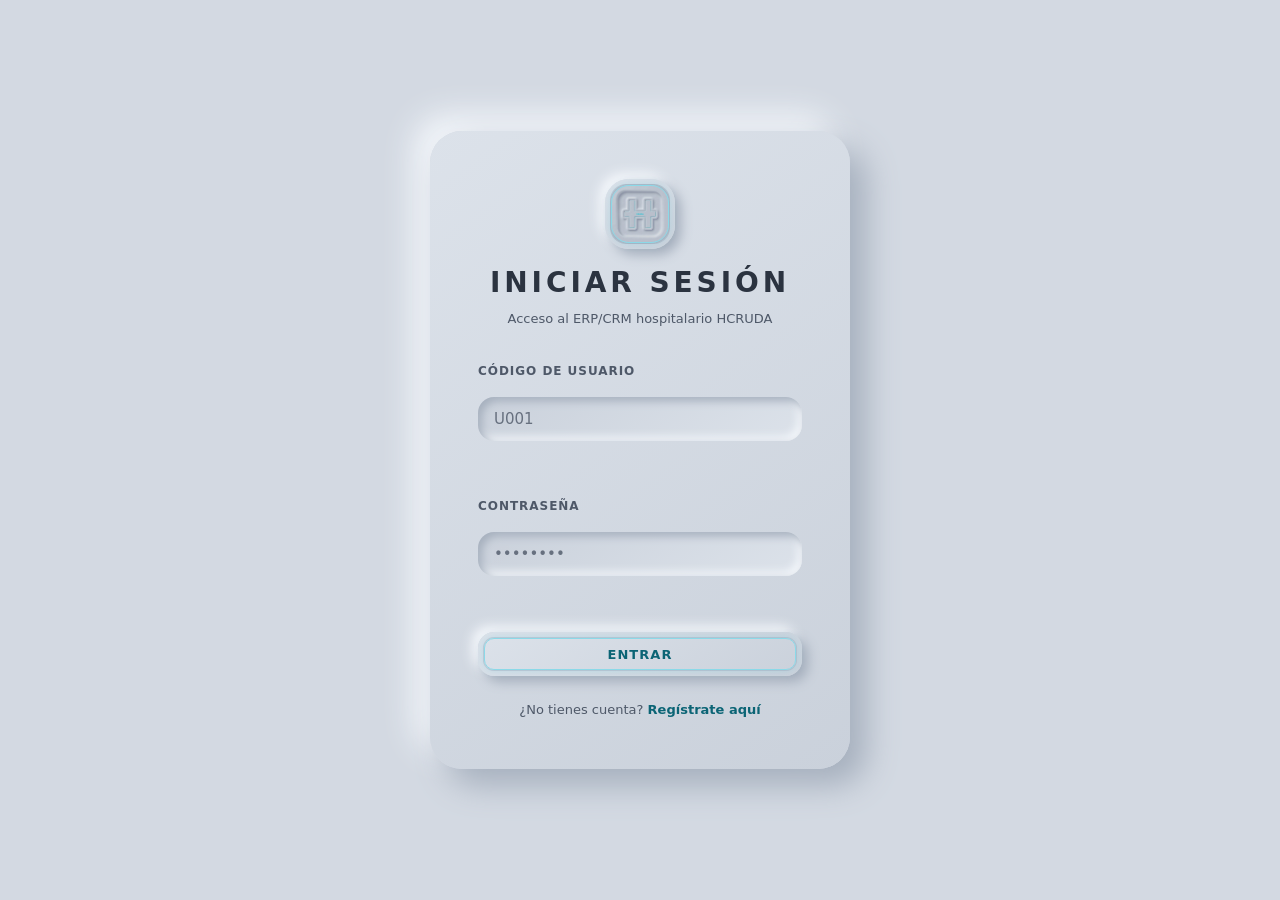
<file: index.html>
<!DOCTYPE html>
<html lang="es">
<head>
  <meta charset="UTF-8" />
  <meta name="viewport" content="width=device-width, initial-scale=1.0" />
  <title>HCRUDA - Iniciar sesión</title>
  <link rel="icon" type="image/jpeg" href="public/favicon.jpg" />
  <link rel="stylesheet" href="css/design-system.css" />
  <link rel="stylesheet" href="css/base.css" />
  <link rel="stylesheet" href="css/components.css" />
  <link rel="stylesheet" href="css/pages/login.css" />
  <script src="js/utils.js"></script>
  <script src="js/pages/login.js"></script>
</head>
<body>
  <div class="login-container">
    <div class="login-card">
      <header class="login-header">
        <div class="login-logo nm-sign" style="--r: var(--r-lg);">
          <img src="public/favicon.jpg" alt="Logo HCRUDA" />
        </div>
        <h1 class="login-title">Iniciar sesión</h1>
        <p class="login-subtitle">Acceso al ERP/CRM hospitalario HCRUDA</p>
      </header>

      <form class="login-form" id="form-login" novalidate>
        <div class="field">
          <label for="usuario">Código de Usuario</label>
          <input
            type="email"
            id="usuario"
            name="usuario"
            placeholder="U001"
            required
            autocomplete="username"
            class="input"
          />
          <p class="field__error" id="error-usuario" aria-live="polite"></p>
        </div>

        <div class="field">
          <label for="password">Contraseña</label>
          <input
            type="password"
            id="password"
            name="password"
            placeholder="••••••••"
            required
            autocomplete="current-password"
            minlength="6"
            class="input"
          />
          <p class="field__error" id="error-password" aria-live="polite"></p>
        </div>

        <button type="button" class="btn btn--primary" id="btn-login">
          Entrar
        </button>
      </form>

      <footer class="login-footer">
        ¿No tienes cuenta? <a href="pages/registro.html">Regístrate aquí</a>
      </footer>
    </div>
  </div>
</body>
</html>
</file>
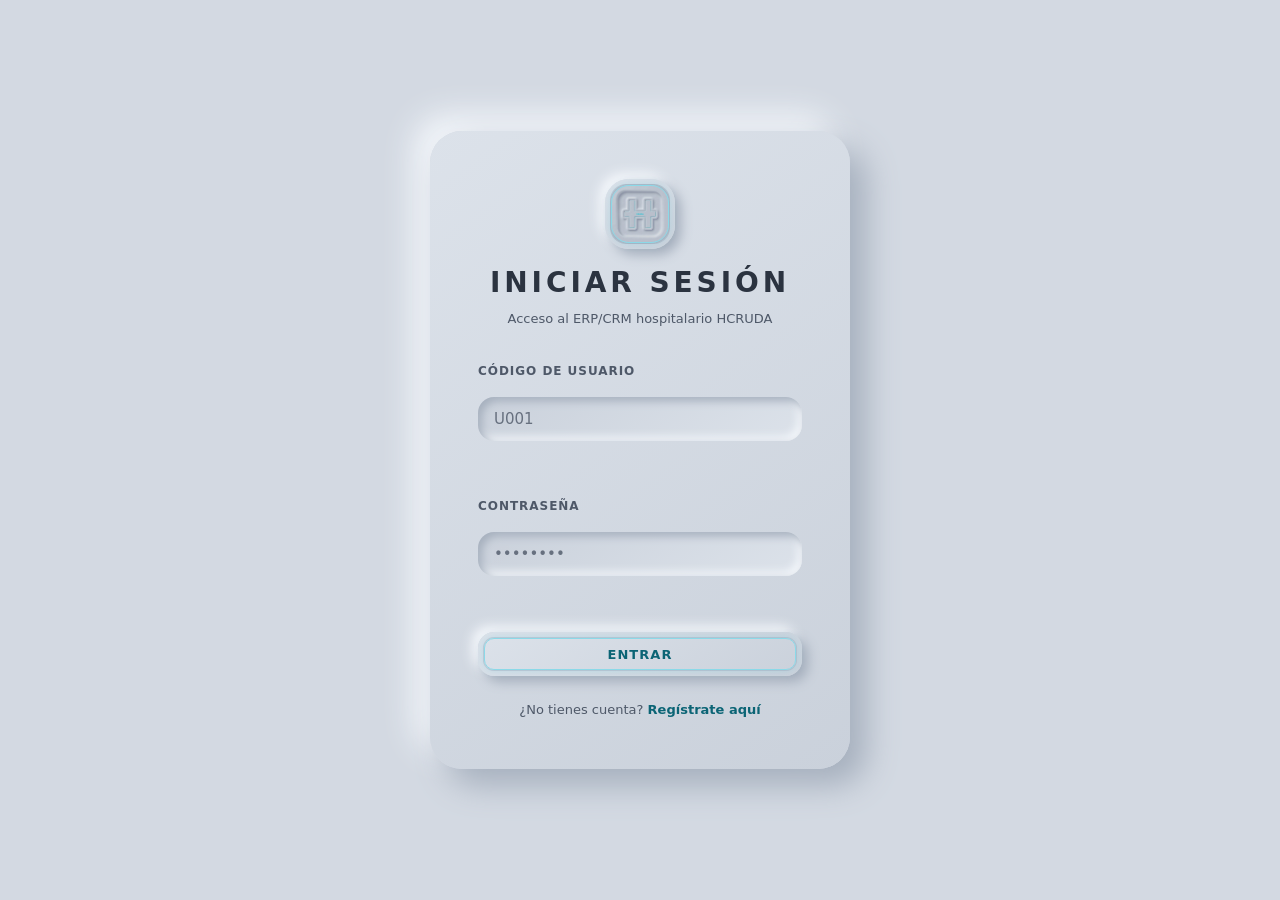
<file: pages/citas.html>
<!DOCTYPE html>
<html lang="es">
<head>
  <meta charset="UTF-8" />
  <meta name="viewport" content="width=device-width, initial-scale=1.0" />
  <title>HCRUDA — Gestión de Citas</title>
  <link rel="icon" type="image/jpeg" href="../public/favicon.jpg" />
  <link rel="stylesheet" href="../css/design-system.css" />
  <link rel="stylesheet" href="../css/base.css" />
  <link rel="stylesheet" href="../css/components.css" />
  <link rel="stylesheet" href="../css/pages/citas.css" />
  <script src="../js/utils.js"></script>
  <script src="../js/pages/citas.js"></script>
</head>
<body>
  <div class="citas-container">
    <!-- Overlay del menú lateral -->
    <div class="sidebar-overlay" id="sidebar-overlay"></div>

    <!-- Panel vertical de navegación -->
    <nav class="sidebar-panel" id="sidebar-panel">
      <button class="sidebar-close" id="sidebar-close" aria-label="Cerrar menú">✕</button>
      <ul class="sidebar-menu">
        <li><a href="dashboard.html" class="sidebar-link sidebar-link--active">Panel Principal</a></li>
        <li><a href="pacientes.html" class="sidebar-link">Pacientes</a></li>
        <li><a href="doctores.html" class="sidebar-link">Doctores</a></li>
        <li><a href="tratamientos.html" class="sidebar-link">Tratamientos</a></li>
      </ul>
    </nav>

    <header class="citas-header">
      <div class="citas-brand">
        <button class="btn-hamburger" id="btn-hamburger" aria-label="Abrir menú de navegación">
          <span class="hamburger-line"></span>
          <span class="hamburger-line"></span>
          <span class="hamburger-line"></span>
        </button>
        <div class="citas-logo nm-sign" style="--r: var(--r-md);">
          <img src="../public/favicon.jpg" alt="Logo HCRUDA" />
        </div>
        <h1 class="citas-title">Gestión de Citas</h1>
      </div>

      <div class="citas-user">
        <div class="citas-user__avatar" id="user__avatar">U</div>
        <div class="citas-user__info">
          <span class="citas-user__name" id="usuario-nombre">Usuario</span>
          <span class="citas-user__rol" id="usuario-rol">Rol</span>
        </div>
      </div>

      <button type="button" class="btn btn-logout" id="btn-logout">
        Cerrar sesión
      </button>
    </header>

    <main class="citas-main">
      <!-- Columna izquierda (más grande): listado de citas -->
      <section class="citas-listado-seccion" aria-label="Listado de citas">

        <div class="citas-buscar">
          <h2 class="citas-listado-title">Citas programadas</h2>
          <label for="buscar-cita">Buscar por ID, paciente o motivo…</label>
          <input
            type="search"
            id="buscar-cita"
            placeholder="Buscar por ID, paciente o motivo…"
            aria-label="Buscar cita por ID, paciente o motivo"
            class="input"
          />
        </div>

        <div class="citas-filtros" aria-label="Filtrar citas por estado">
          <button type="button" class="filtro-btn filtro-btn--activo" id="filtro-todas" aria-pressed="true">
            Todas
          </button>
          <button type="button" class="filtro-btn" id="filtro-pendiente" aria-pressed="false">
            Pendientes
          </button>
          <button type="button" class="filtro-btn" id="filtro-confirmada" aria-pressed="false">
            Confirmadas
          </button>
          <button type="button" class="filtro-btn" id="filtro-completada" aria-pressed="false">
            Completadas
          </button>
          <button type="button" class="filtro-btn" id="filtro-cancelada" aria-pressed="false">
            Canceladas
          </button>
        </div>

        <div class="citas-lista" id="citas-lista">
          <article class="cita-item" data-id="C001" data-estado="pendiente">
            <div class="cita-item__header">
              <span class="cita-item__id">C001</span>
              <span class="badge estado--pendiente">Pendiente</span>
              <button type="button" class="btn btn--danger btn-eliminar-cita" aria-label="Eliminar cita C001">
                Eliminar
              </button>
            </div>
            <div class="cita-item__datos">
              <p><span class="cita-item__etiqueta">Paciente:</span> Luis Martín Hernández</p>
              <p><span class="cita-item__etiqueta">Médico:</span> Ana García López</p>
              <p><span class="cita-item__etiqueta">Fecha:</span> 05/11/2026</p>
              <p><span class="cita-item__etiqueta">Hora:</span> 09:30</p>
            </div>
          </article>

          <article class="cita-item" data-id="C002" data-estado="confirmada">
            <div class="cita-item__header">
              <span class="cita-item__id">C002</span>
              <span class="badge estado--confirmada">Confirmada</span>
              <button type="button" class="btn btn--danger btn-eliminar-cita" aria-label="Eliminar cita C002">
                Eliminar
              </button>
            </div>
            <div class="cita-item__datos">
              <p><span class="cita-item__etiqueta">Paciente:</span> María Sánchez Pérez</p>
              <p><span class="cita-item__etiqueta">Médico:</span> Carlos Ruiz Sánchez</p>
              <p><span class="cita-item__etiqueta">Fecha:</span> 06/11/2026</p>
              <p><span class="cita-item__etiqueta">Hora:</span> 11:00</p>
            </div>
          </article>

          <article class="cita-item" data-id="C003" data-estado="completada">
            <div class="cita-item__header">
              <span class="cita-item__id">C003</span>
              <span class="badge estado--completada">Completada</span>
              <button type="button" class="btn btn--danger btn-eliminar-cita" aria-label="Eliminar cita C003">
                Eliminar
              </button>
            </div>
            <div class="cita-item__datos">
              <p><span class="cita-item__etiqueta">Paciente:</span> Pedro Gómez Ruiz</p>
              <p><span class="cita-item__etiqueta">Médico:</span> Javier López Gómez</p>
              <p><span class="cita-item__etiqueta">Fecha:</span> 07/11/2026</p>
              <p><span class="cita-item__etiqueta">Hora:</span> 10:15</p>
            </div>
          </article>

          <article class="cita-item" data-id="C004" data-estado="pendiente">
            <div class="cita-item__header">
              <span class="cita-item__id">C004</span>
              <span class="badge estado--pendiente">Pendiente</span>
              <button type="button" class="btn btn--danger btn-eliminar-cita" aria-label="Eliminar cita C004">
                Eliminar
              </button>
            </div>
            <div class="cita-item__datos">
              <p><span class="cita-item__etiqueta">Paciente:</span> Lucía Fernández Torres</p>
              <p><span class="cita-item__etiqueta">Médico:</span> Ana García López</p>
              <p><span class="cita-item__etiqueta">Fecha:</span> 08/11/2026</p>
              <p><span class="cita-item__etiqueta">Hora:</span> 16:00</p>
            </div>
          </article>

          <article class="cita-item" data-id="C005" data-estado="confirmada">
            <div class="cita-item__header">
              <span class="cita-item__id">C005</span>
              <span class="badge estado--confirmada">Confirmada</span>
              <button type="button" class="btn btn--danger btn-eliminar-cita" aria-label="Eliminar cita C005">
                Eliminar
              </button>
            </div>
            <div class="cita-item__datos">
              <p><span class="cita-item__etiqueta">Paciente:</span> Diego Romero Molina</p>
              <p><span class="cita-item__etiqueta">Médico:</span> Elena Martínez Díaz</p>
              <p><span class="cita-item__etiqueta">Fecha:</span> 09/11/2026</p>
              <p><span class="cita-item__etiqueta">Hora:</span> 12:30</p>
            </div>
          </article>

          <article class="cita-item" data-id="C006" data-estado="cancelada">
            <div class="cita-item__header">
              <span class="cita-item__id">C006</span>
              <span class="badge estado--cancelada">Cancelada</span>
              <button type="button" class="btn btn--danger btn-eliminar-cita" aria-label="Eliminar cita C006">
                Eliminar
              </button>
            </div>
            <div class="cita-item__datos">
              <p><span class="cita-item__etiqueta">Paciente:</span> Carla Torres Vega</p>
              <p><span class="cita-item__etiqueta">Médico:</span> Sofía Díaz Ruiz</p>
              <p><span class="cita-item__etiqueta">Fecha:</span> 10/11/2026</p>
              <p><span class="cita-item__etiqueta">Hora:</span> 08:45</p>
            </div>
          </article>
        </div>
      </section>

      <!-- Columna derecha (más estrecha): formulario para añadir cita -->
      <section class="citas-form-seccion" aria-label="Formulario para añadir cita">
        <form id="form-nueva-cita" class="citas-form" novalidate>
          <h2 class="citas-form-title">Nueva cita</h2>
          <div class="field">
            <label for="cita-paciente-id">ID Paciente</label>
            <input
              type="text"
              id="cita-paciente-id"
              name="cita-paciente-id"
              placeholder="P001"
              required
              class="input"
            />
          </div>

          <div class="field">
            <label for="cita-medico-id">ID Médico</label>
            <input
              type="text"
              id="cita-medico-id"
              name="cita-medico-id"
              placeholder="M001"
              required
              class="input"
            />
          </div>

          <div class="field">
            <label for="cita-fecha-hora">Fecha y hora</label>
            <input
              type="datetime-local"
              id="cita-fecha-hora"
              name="cita-fecha-hora"
              required
              class="input"
            />
          </div>

          <div class="field">
            <label for="cita-motivo">Motivo</label>
            <textarea
              id="cita-motivo"
              name="cita-motivo"
              placeholder="Motivo de la cita…"
              required
              class="textarea"
            ></textarea>
          </div>

          <div class="field">
            <label for="cita-estado">Estado</label>
            <select
              id="cita-estado"
              name="cita-estado"
              required
              class="select"
            >
              <option value="pendiente">Pendiente</option>
              <option value="confirmada">Confirmada</option>
              <option value="completada">Completada</option>
              <option value="cancelada">Cancelada</option>
            </select>
          </div>

          <button type="button" id="btn-anadir-cita" class="btn btn--primary">Añadir cita</button>
        </form>
      </section>
    </main>
  </div>
</body>
</html>
</file>
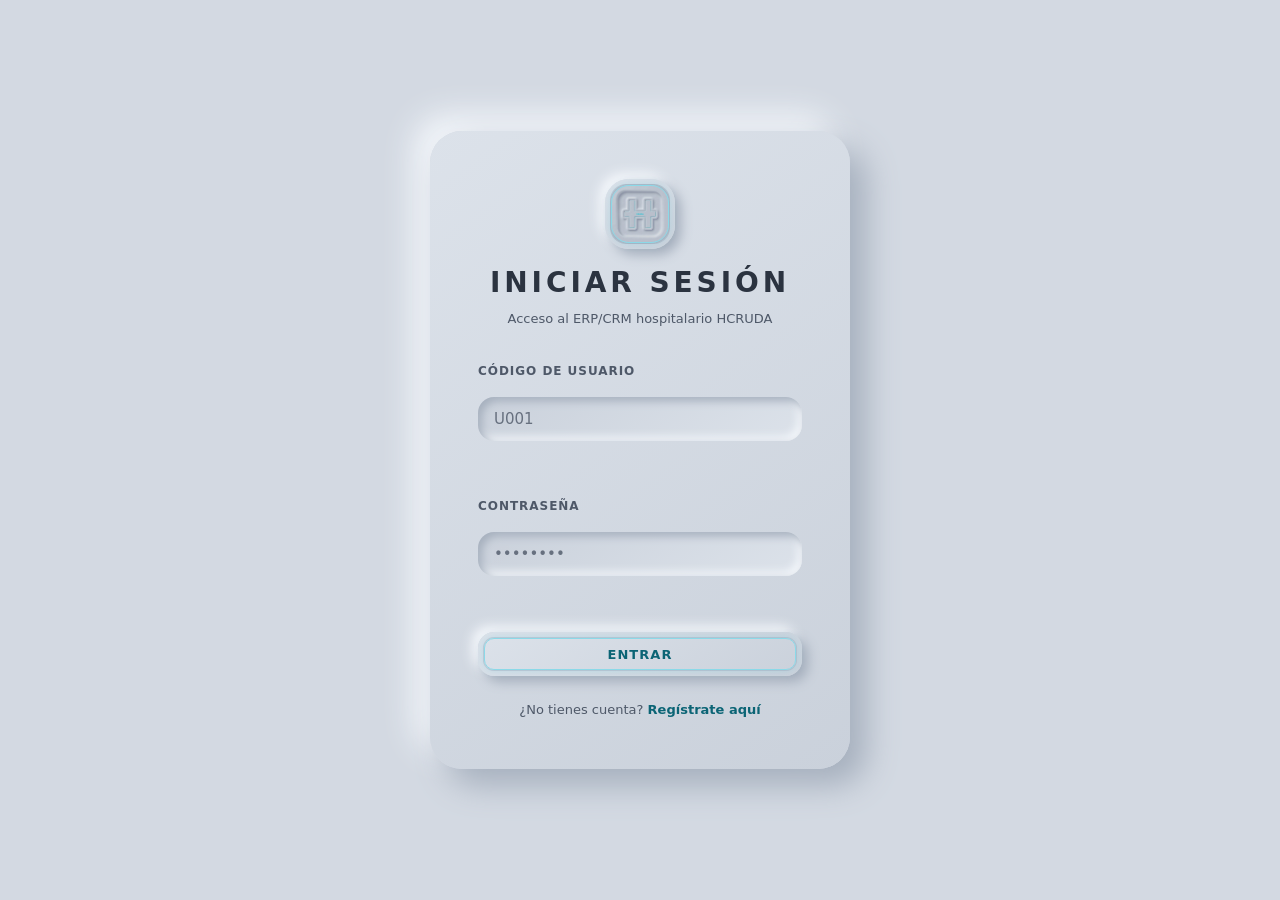
<file: pages/dashboard.html>
<!DOCTYPE html>
<html lang="es">
<head>
  <meta charset="UTF-8" />
  <meta name="viewport" content="width=device-width, initial-scale=1.0" />
  <title>HCRUDA — Panel principal</title>
  <link rel="icon" type="image/jpeg" href="../public/favicon.jpg" />
  <link rel="stylesheet" href="../css/design-system.css" />
  <link rel="stylesheet" href="../css/base.css" />
  <link rel="stylesheet" href="../css/components.css" />
  <link rel="stylesheet" href="../css/pages/dashboard.css" />
  <script src="../js/utils.js"></script>
  <script src="../js/pages/dashboard.js"></script>
</head>
<body>
  <div class="dashboard-container">
    <!-- Overlay del menú lateral -->
    <div class="sidebar-overlay" id="sidebar-overlay"></div>

    <!-- Panel vertical de navegación -->
    <nav class="sidebar-panel" id="sidebar-panel">
      <button class="sidebar-close" id="sidebar-close" aria-label="Cerrar menú">✕</button>
      <ul class="sidebar-menu">
        <li><a href="citas.html" class="sidebar-link">Citas</a></li>
        <li><a href="pacientes.html" class="sidebar-link">Pacientes</a></li>
        <li><a href="doctores.html" class="sidebar-link">Doctores</a></li>
        <li><a href="tratamientos.html" class="sidebar-link">Tratamientos</a></li>
      </ul>
    </nav>

    <header class="dashboard-header">
      <div class="dashboard-brand">
        <button class="btn-hamburger" id="btn-hamburger" aria-label="Abrir menú de navegación">
          <span class="hamburger-line"></span>
          <span class="hamburger-line"></span>
          <span class="hamburger-line"></span>
        </button>
        <div class="dashboard-logo nm-sign" style="--r: var(--r-md);">
          <img src="../public/favicon.jpg" alt="Logo HCRUDA" />
        </div>
        <h1 class="dashboard-title">Panel principal</h1>
      </div>

      <div class="dashboard-user">
        <div class="dashboard-user__avatar" id="user__avatar">U</div>
        <div class="dashboard-user__info">
          <span class="dashboard-user__name" id="usuario-nombre">Usuario</span>
          <span class="dashboard-user__rol" id="usuario-rol">Rol</span>
        </div>
      </div>

      <button type="button" class="btn btn-logout" id="btn-logout">
        Cerrar sesión
      </button>
    </header>

    <!-- Grid 2x2: dos tablas arriba, dos overview abajo -->
    <div class="dashboard-grid">

      <!-- Tabla: Pacientes (arriba izquierda) -->
      <section class="tabla-section pacientes-section">
        <header class="tabla-header">
          <h2 class="tabla-title">Pacientes</h2>
        </header>
        <div class="pacientes-filtros">
          <div class="filtro-buscar">
            <label for="buscar-paciente">Buscar por nombre</label>
            <input
              type="search"
              id="buscar-paciente"
              placeholder="Escribe nombre o apellido…"
              aria-label="Buscar paciente por nombre"
              class="input"
            />
          </div>
        </div>
        <div class="pacientes-tabla-wrap">
          <table id="tabla-pacientes" class="pacientes-tabla">
            <caption>Pacientes registrados</caption>
            <thead>
              <tr>
                <th>Nombre</th>
                <th>Apellidos</th>
                <th>Teléfono</th>
                <th>Tipo</th>
              </tr>
            </thead>
            <tbody>
            </tbody>
          </table>
        </div>
      </section>

      <!-- Tabla: Doctores (arriba derecha) -->
      <section class="tabla-section doctores-section">
        <header class="tabla-header">
          <h2 class="tabla-title">Doctores</h2>
        </header>
        <div class="doctores-filtros">
          <div class="filtro-buscar">
            <label for="buscar-doctor">Buscar por nombre</label>
            <input
              type="search"
              id="buscar-doctor"
              placeholder="Escribe nombre o apellido…"
              aria-label="Buscar doctor por nombre"
              class="input"
            />
          </div>
        </div>
        <div class="doctores-tabla-wrap">
          <table id="tabla-doctores" class="doctores-tabla">
            <caption>Doctores registrados</caption>
            <thead>
              <tr>
                <th>Nombre</th>
                <th>Apellidos</th>
                <th>Departamento</th>
                <th>Especialidad</th>
              </tr>
            </thead>
            <tbody>
            </tbody>
          </table>
        </div>
      </section>

      <!-- Overview: Citas (abajo izquierda) -->
      <section class="overview citas-overview">
        <header class="overview-header">
          <h2 class="overview-title">Citas</h2>
        </header>
        <div class="citas-estados">
          <button type="button" class="estado-btn" id="btn-estado-pendiente">
            <span class="estado-btn__label">Pendientes</span>
          </button>
          <button type="button" class="estado-btn" id="btn-estado-confirmada">
            <span class="estado-btn__label">Confirmadas</span>
          </button>
          <button type="button" class="estado-btn" id="btn-estado-completada">
            <span class="estado-btn__label">Completadas</span>
          </button>
          <button type="button" class="estado-btn" id="btn-estado-cancelada">
            <span class="estado-btn__label">Canceladas</span>
          </button>
          <button type="button" class="estado-btn" id="btn-estado-total">
            <span class="estado-btn__label">Todas</span>
          </button>
        </div>
        <div class="citas-total">
          <span class="citas-total__label">Total citas:</span>
          <span class="citas-total__numero" id="citas-total">6</span>
        </div>
      </section>

      <!-- Overview: Tratamientos (abajo derecha) -->
      <section class="overview tratamientos-overview">
        <header class="overview-header">
          <h2 class="overview-title">Tratamientos</h2>
        </header>
        <div class="tratamientos-estados">
          <button type="button" class="estado-btn" id="btn-estado-tratamiento-activo">
            <span class="estado-btn__label">Activos</span>
          </button>
          <button type="button" class="estado-btn" id="btn-estado-tratamiento-finalizado">
            <span class="estado-btn__label">Finalizados</span>
          </button>
          <button type="button" class="estado-btn" id="btn-estado-tratamiento-suspendido">
            <span class="estado-btn__label">Suspendidos</span>
          </button>
          <button type="button" class="estado-btn" id="btn-estado-tratamiento-total">
            <span class="estado-btn__label">Todos</span>
          </button>
        </div>
        <div class="tratamientos-total">
          <span class="tratamientos-total__label">Total tratamientos:</span>
          <span class="tratamientos-total__numero" id="tratamientos-total">4</span>
        </div>
      </section>

    </div>
  </div>

</body>
</html>
</file>
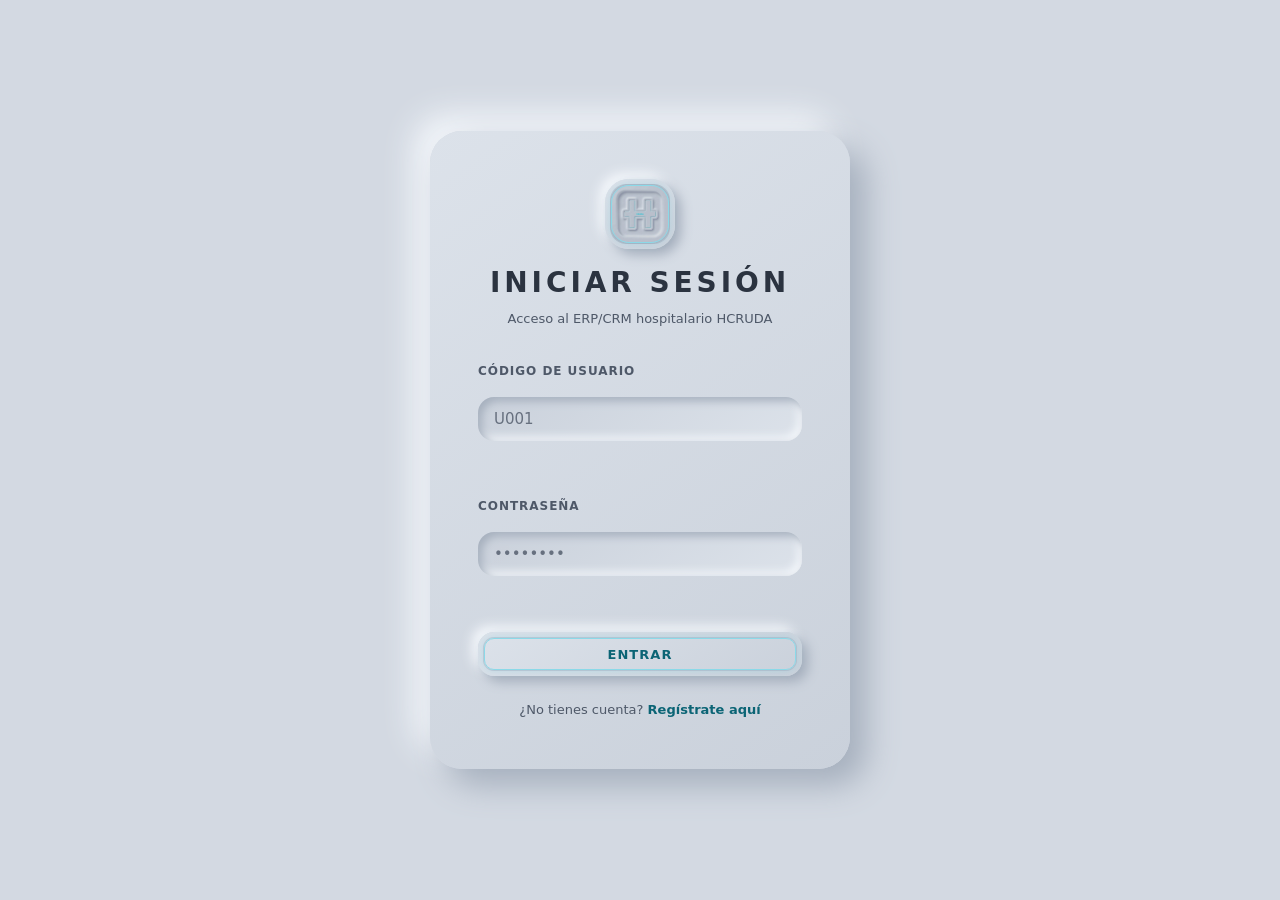
<file: pages/doctores.html>
<!DOCTYPE html>
<html lang="es">
<head>
  <meta charset="UTF-8" />
  <meta name="viewport" content="width=device-width, initial-scale=1.0" />
  <title>HCRUDA — Gestión de Doctores</title>
  <link rel="icon" type="image/jpeg" href="../public/favicon.jpg" />
  <link rel="stylesheet" href="../css/design-system.css" />
  <link rel="stylesheet" href="../css/base.css" />
  <link rel="stylesheet" href="../css/components.css" />
  <link rel="stylesheet" href="../css/pages/doctores.css" />
  <script src="../js/utils.js"></script>
  <script src="../js/pages/doctores.js" type="module"></script>
</head>
<body>
  <div class="doctores-container">
    <!-- Overlay del menú lateral -->
    <div class="sidebar-overlay" id="sidebar-overlay"></div>

    <!-- Panel vertical de navegación -->
    <nav class="sidebar-panel" id="sidebar-panel">
      <button class="sidebar-close" id="sidebar-close" aria-label="Cerrar menú">✕</button>
      <ul class="sidebar-menu">
        <li><a href="dashboard.html" class="sidebar-link sidebar-link--active">Panel Principal</a></li>
        <li><a href="citas.html" class="sidebar-link">Citas</a></li>
        <li><a href="pacientes.html" class="sidebar-link">Pacientes</a></li>
        <li><a href="tratamientos.html" class="sidebar-link">Tratamientos</a></li>
      </ul>
    </nav>

    <header class="doctores-header">
      <div class="doctores-brand">
        <button class="btn-hamburger" id="btn-hamburger" aria-label="Abrir menú de navegación">
          <span class="hamburger-line"></span>
          <span class="hamburger-line"></span>
          <span class="hamburger-line"></span>
        </button>
        <div class="doctores-logo nm-sign" style="--r: var(--r-md);">
          <img src="../public/favicon.jpg" alt="Logo HCRUDA" />
        </div>
        <h1 class="doctores-title">Gestión de Doctores</h1>
      </div>

      <div class="doctores-user">
        <div class="doctores-user__avatar" id="user__avatar">U</div>
        <div class="doctores-user__info">
          <span class="doctores-user__name" id="usuario-nombre">Usuario</span>
          <span class="doctores-user__rol" id="usuario-rol">Rol</span>
        </div>
      </div>

      <button type="button" class="btn btn-logout" id="btn-logout">
        Cerrar sesión
      </button>
    </header>

    <!-- Formulario nuevo doctor (horizontal, arriba del main) -->
    <section class="doctores-nuevo-form">
      <form id="form-nuevo-medico" novalidate>
        <div class="field">
          <label for="nuevo-nombre">Nombre</label>
          <input
            type="text"
            id="nuevo-nombre"
            name="nuevo-nombre"
            placeholder="Juan"
            required
            pattern="[A-Za-zÁÉÍÓÚáéíóúÑñ ]+"
            minlength="2"
            class="input"
          />
        </div>
        <div class="field">
          <label for="nuevo-apellidos">Apellidos</label>
          <input
            type="text"
            id="nuevo-apellidos"
            name="nuevo-apellidos"
            placeholder="García López"
            required
            pattern="[A-Za-zÁÉÍÓÚáéíóúÑñ ]+"
            minlength="2"
            class="input"
          />
        </div>
        <div class="field">
          <label for="nuevo-dni">DNI</label>
          <input
            type="text"
            id="nuevo-dni"
            name="nuevo-dni"
            placeholder="12345678A"
            required
            pattern="^[0-9]{8}[A-Z]$"
            maxlength="9"
            class="input"
          />
        </div>
        <div class="field">
          <label for="nuevo-especialidad">Especialidad</label>
          <input
            type="text"
            id="nuevo-especialidad"
            name="nuevo-especialidad"
            placeholder="Cardiología"
            required
            pattern="[A-Za-zÁÉÍÓÚáéíóúÑñ ]+"
            minlength="2"
            class="input"
          />
        </div>
        <div class="field">
          <label for="nuevo-departamento">Departamento</label>
          <select
            id="nuevo-departamento"
            name="nuevo-departamento"
            required
            class="input"
          >
            <option value="">Seleccionar departamento</option>
            <option value="D001">Cardiología</option>
            <option value="D002">Pediatría</option>
            <option value="D003">Odontología</option>
          </select>
        </div>
        <button type="submit" class="btn btn--primary">Crear doctor</button>
      </form>
    </section>

    <main class="doctores-main">
      <!-- Columna izquierda: detalle del doctor seleccionado -->
      <medico-detalle></medico-detalle>

      <!-- Columna derecha: tabla de doctores con filtros -->
      <section class="doctores-tabla-seccion">
        <div class="doctores-filtros">
          <div class="filtro-buscar">
            <label for="buscar-medico">Buscar por nombre</label>
            <input
              type="search"
              id="buscar-medico"
              placeholder="Escribe nombre o apellido…"
              aria-label="Buscar doctor por nombre"
              class="input"
            />
          </div>
          <div class="filtro-departamento">
            <label for="filtro-departamento-medico">Departamento</label>
            <select
              id="filtro-departamento-medico"
              aria-label="Filtrar por departamento"
              class="input"
            >
              <option value="">Todos los departamentos</option>
              <option value="D001">Cardiología</option>
              <option value="D002">Pediatría</option>
              <option value="D003">Odontología</option>
            </select>
          </div>
        </div>

        <div class="doctores-tabla-wrap">
          <table class="doctores-tabla">
            <caption>Listado de doctores</caption>
            <thead>
              <tr>
                <th>Nombre</th>
                <th>Apellidos</th>
                <th>DNI</th>
                <th>Especialidad</th>
                <th>Departamento</th>
              </tr>
            </thead>
            <tbody>
            </tbody>
          </table>
        </div>
      </section>
    </main>
  </div>
</body>
</html>
</file>
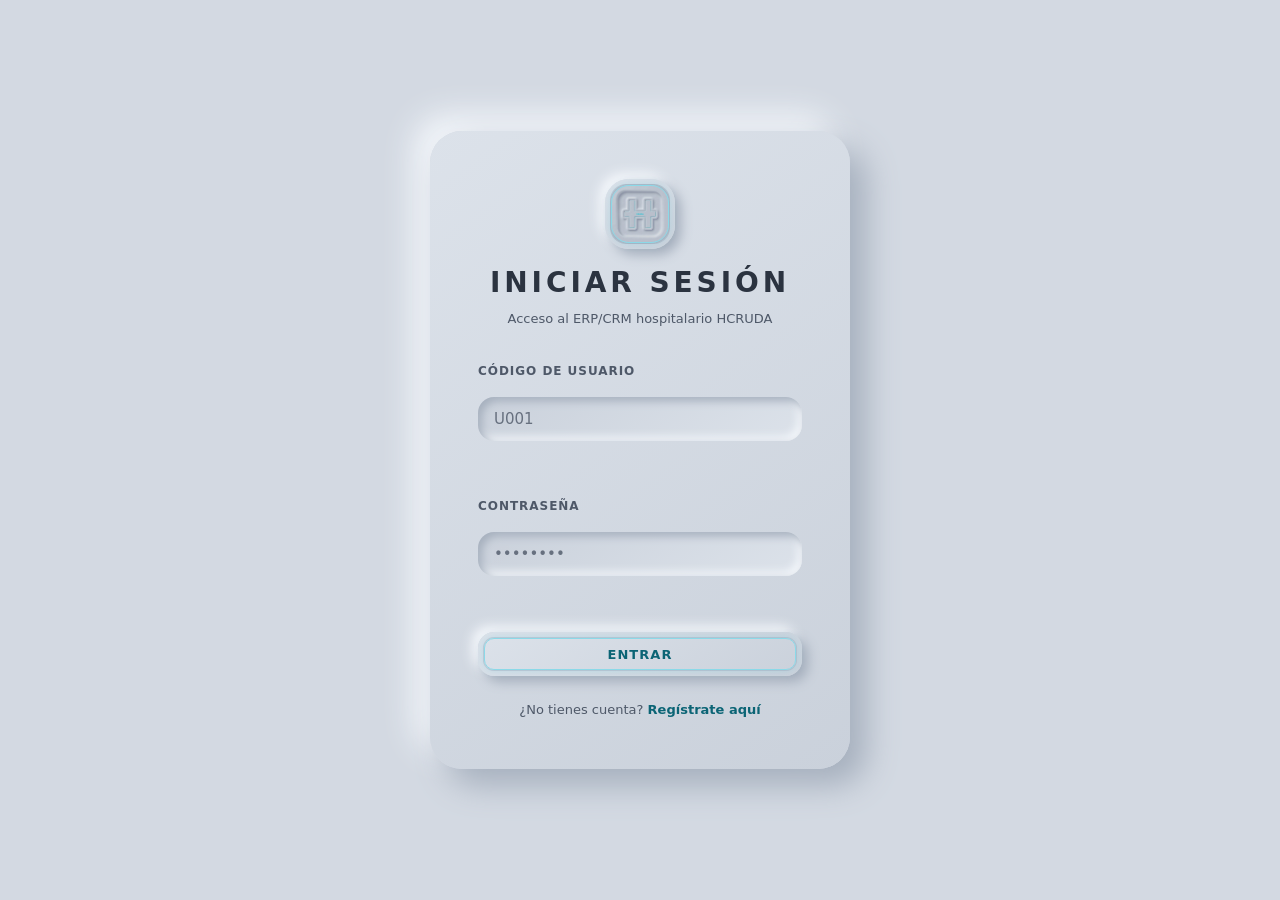
<file: pages/pacientes.html>
<!DOCTYPE html>
<html lang="es">
<head>
  <meta charset="UTF-8" />
  <meta name="viewport" content="width=device-width, initial-scale=1.0" />
  <title>HCRUDA — Gestión de Pacientes</title>
  <link rel="icon" type="image/jpeg" href="../public/favicon.jpg" />
  <link rel="stylesheet" href="../css/design-system.css" />
  <link rel="stylesheet" href="../css/base.css" />
  <link rel="stylesheet" href="../css/components.css" />
  <link rel="stylesheet" href="../css/pages/pacientes.css" />
  <script src="../js/utils.js"></script>
  <script src="../js/pages/pacientes.js" type="module"></script>
</head>
<body>
  <div class="pacientes-container">
    <!-- Overlay del menú lateral -->
    <div class="sidebar-overlay" id="sidebar-overlay"></div>

    <!-- Panel vertical de navegación -->
    <nav class="sidebar-panel" id="sidebar-panel">
      <button class="sidebar-close" id="sidebar-close" aria-label="Cerrar menú">✕</button>
      <ul class="sidebar-menu">
        <li><a href="dashboard.html" class="sidebar-link sidebar-link--active">Panel Principal</a></li>
        <li><a href="citas.html" class="sidebar-link">Citas</a></li>
        <li><a href="doctores.html" class="sidebar-link">Doctores</a></li>
        <li><a href="tratamientos.html" class="sidebar-link">Tratamientos</a></li>
      </ul>
    </nav>

    <header class="pacientes-header">
      <div class="pacientes-brand">
        <button class="btn-hamburger" id="btn-hamburger" aria-label="Abrir menú de navegación">
          <span class="hamburger-line"></span>
          <span class="hamburger-line"></span>
          <span class="hamburger-line"></span>
        </button>
        <div class="pacientes-logo nm-sign" style="--r: var(--r-md);">
          <img src="../public/favicon.jpg" alt="Logo HCRUDA" />
        </div>
        <h1 class="pacientes-title">Gestión de Pacientes</h1>
      </div>

      <div class="pacientes-user">
        <div class="pacientes-user__avatar" id="user__avatar">U</div>
        <div class="pacientes-user__info">
          <span class="pacientes-user__name" id="usuario-nombre">Usuario</span>
          <span class="pacientes-user__rol" id="usuario-rol">Rol</span>
        </div>
      </div>

      <button type="button" class="btn btn-logout" id="btn-logout">
        Cerrar sesión
      </button>
    </header>

    <!-- Formulario nuevo paciente (horizontal, arriba del main) -->
    <section class="pacientes-nuevo-form">
      <form id="form-nuevo-paciente" novalidate>
        <div class="field">
          <label for="nuevo-nombre">Nombre</label>
          <input
            type="text"
            id="nuevo-nombre"
            name="nuevo-nombre"
            placeholder="Luis"
            required
            pattern="[A-Za-zÁÉÍÓÚáéíóúÑñ ]+"
            minlength="2"
            class="input"
          />
        </div>
        <div class="field">
          <label for="nuevo-apellidos">Apellidos</label>
          <input
            type="text"
            id="nuevo-apellidos"
            name="nuevo-apellidos"
            placeholder="Martín Hernández"
            required
            pattern="[A-Za-zÁÉÍÓÚáéíóúÑñ ]+"
            minlength="2"
            class="input"
          />
        </div>
        <div class="field">
          <label for="nuevo-dni">DNI</label>
          <input
            type="text"
            id="nuevo-dni"
            name="nuevo-dni"
            placeholder="12345678A"
            required
            pattern="^[0-9]{8}[A-Z]$"
            maxlength="9"
            class="input"
          />
        </div>
        <div class="field">
          <label for="nuevo-telefono">Teléfono</label>
          <input
            type="tel"
            id="nuevo-telefono"
            name="nuevo-telefono"
            placeholder="600 111 222"
            required
            class="input"
          />
        </div>
        <div class="field">
          <label for="nuevo-tipo">Tipo</label>
          <select
            id="nuevo-tipo"
            name="nuevo-tipo"
            required
            class="input"
          >
            <option value="urgencia">Urgencia</option>
            <option value="planta">Planta</option>
            <option value="casa">Casa</option>
          </select>
        </div>
        <button type="submit" class="btn btn--primary">Crear paciente</button>
      </form>
    </section>

    <main class="pacientes-main">
      <!-- Columna izquierda: detalle del paciente seleccionado -->
      <paciente-detalle></paciente-detalle>

      <!-- Columna derecha: tabla de pacientes con filtros -->
      <section class="pacientes-tabla-seccion">
        <div class="pacientes-filtros">
          <div class="filtro-buscar">
            <label for="buscar-paciente">Buscar por nombre</label>
            <input
              type="search"
              id="buscar-paciente"
              placeholder="Escribe nombre o apellido…"
              aria-label="Buscar paciente por nombre"
              class="input"
            />
          </div>
          <div class="filtro-tipo">
            <label for="filtro-tipo-paciente">Tipo de paciente</label>
            <select
              id="filtro-tipo-paciente"
              aria-label="Filtrar por tipo de paciente"
              class="input"
            >
              <option value="">Todos los tipos</option>
              <option value="urgencia">Urgencia</option>
              <option value="planta">Planta</option>
              <option value="casa">Casa</option>
            </select>
          </div>
        </div>

        <div class="pacientes-tabla-wrap">
          <table class="pacientes-tabla">
            <caption>Listado de pacientes</caption>
            <thead>
              <tr>
                <th>Nombre</th>
                <th>Apellidos</th>
                <th>DNI</th>
                <th>Teléfono</th>
                <th>Tipo</th>
              </tr>
            </thead>
            <tbody>
            </tbody>
          </table>
        </div>
      </section>
    </main>
  </div>
</body>
</html>
</file>
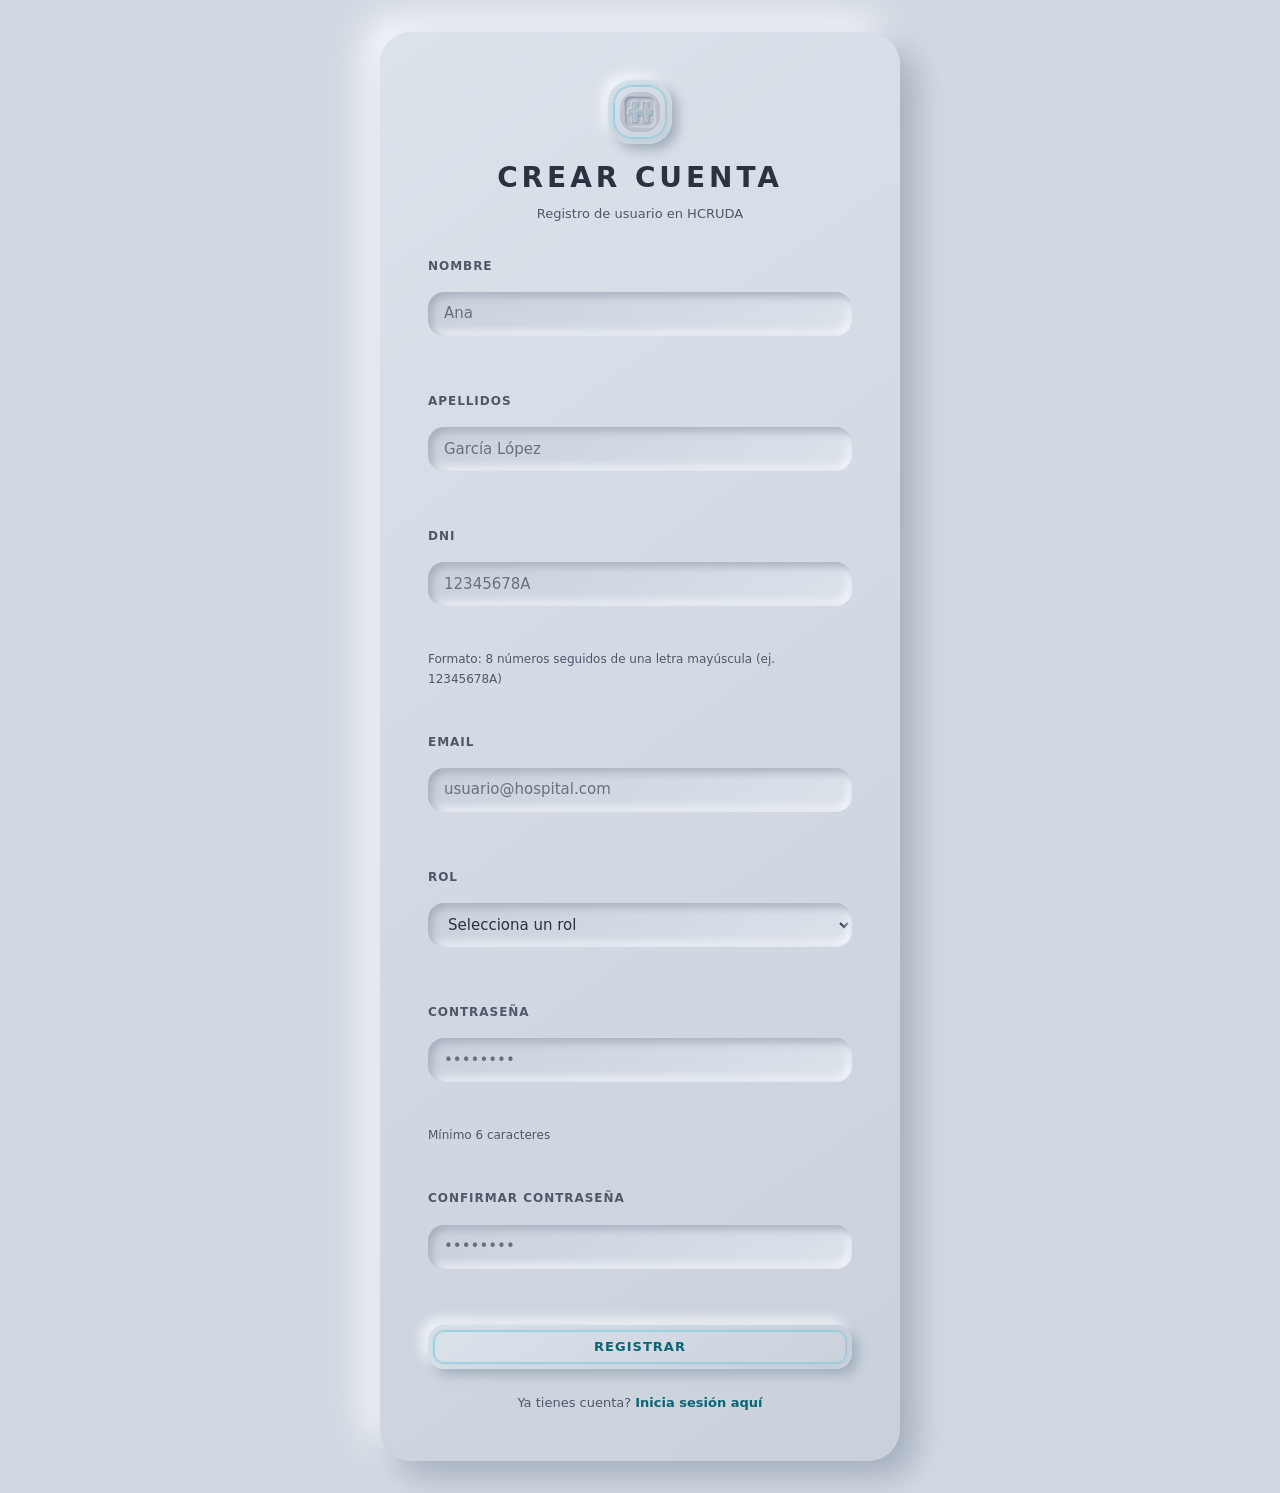
<file: pages/registro.html>
<!DOCTYPE html>
<html lang="es">
<head>
  <meta charset="UTF-8" />
  <meta name="viewport" content="width=device-width, initial-scale=1.0" />
  <title>HCRUDA — Registro</title>
  <link rel="icon" type="image/jpeg" href="../public/34a7e23742c910627feb9b92baabdf71.jpg" />
  <link rel="stylesheet" href="../css/design-system.css" />
  <link rel="stylesheet" href="../css/base.css" />
  <link rel="stylesheet" href="../css/components.css" />
  <link rel="stylesheet" href="../css/pages/registro.css" />
  <script src="../js/utils.js"></script>
  <script src="../js/pages/registro.js"></script>
</head>
<body>
  <div class="registro-container">
    <div class="registro-card">
      <header class="registro-header">
        <div class="registro-logo nm-sign" style="--r: var(--r-lg);">
          <img src="../public/favicon.jpg" alt="Logo HCRUDA" />
        </div>
        <h1 class="registro-title">Crear cuenta</h1>
        <p class="registro-subtitle">Registro de usuario en HCRUDA</p>
      </header>

      <form class="registro-form" id="form-registro" novalidate>
        <div class="field">
          <label for="nombre">Nombre</label>
          <input
            type="text"
            id="nombre"
            name="nombre"
            placeholder="Ana"
            required
            pattern="[A-Za-zÁÉÍÓÚáéíóúÑñ ]+"
            autocomplete="given-name"
            minlength="2"
            class="input"
          />
          <p class="field__error" id="error-nombre" aria-live="polite"></p>
        </div>

        <div class="field">
          <label for="apellidos">Apellidos</label>
          <input
            type="text"
            id="apellidos"
            name="apellidos"
            placeholder="García López"
            required
            pattern="[A-Za-zÁÉÍÓÚáéíóúÑñ ]+"
            autocomplete="family-name"
            minlength="2"
            class="input"
          />
          <p class="field__error" id="error-apellidos" aria-live="polite"></p>
        </div>

        <div class="field">
          <label for="dni">DNI</label>
          <input
            type="text"
            id="dni"
            name="dni"
            placeholder="12345678A"
            required
            pattern="^[0-9]{8}[A-Z]$"
            autocomplete="off"
            maxlength="9"
            class="input"
          />
          <p class="field__error" id="error-dni" aria-live="polite"></p>
          <p class="field__hint">Formato: 8 números seguidos de una letra mayúscula (ej. 12345678A)</p>
        </div>

        <div class="field">
          <label for="email">Email</label>
          <input
            type="email"
            id="email"
            name="email"
            placeholder="usuario@hospital.com"
            required
            autocomplete="email"
            class="input"
          />
          <p class="field__error" id="error-email" aria-live="polite"></p>
        </div>

        <div class="field">
          <label for="rol">Rol</label>
          <select id="rol" name="rol" required class="input">
            <option value="">Selecciona un rol</option>
            <option value="medico">Médico</option>
            <option value="enfermero">Enfermero</option>
          </select>
          <p class="field__error" id="error-rol" aria-live="polite"></p>
        </div>

        <div class="field">
          <label for="password">Contraseña</label>
          <input
            type="password"
            id="password"
            name="password"
            placeholder="••••••••"
            required
            minlength="6"
            autocomplete="new-password"
            class="input"
          />
          <p class="field__error" id="error-password" aria-live="polite"></p>
          <p class="field__hint">Mínimo 6 caracteres</p>
        </div>

        <div class="field">
          <label for="password-confirm">Confirmar contraseña</label>
          <input
            type="password"
            id="password-confirm"
            name="password-confirm"
            placeholder="••••••••"
            required
            autocomplete="new-password"
            class="input"
          />
          <p class="field__error" id="error-password-confirm" aria-live="polite"></p>
        </div>

        <button type="button" class="btn btn--primary" id="btn-registro">
          Registrar
        </button>
      </form>

      <div class="registro-exito" id="registro-exito" role="status" aria-live="polite" hidden>
        <span class="registro-exito__label">Tu código de usuario es</span>
        <strong class="registro-exito__codigo" id="codigo-usuario"></strong>
        <span class="registro-exito__aviso">Redirigiendo al inicio de sesión en 3 segundos…</span>
      </div>

      <footer class="registro-footer">
        Ya tienes cuenta? <a href="../index.html">Inicia sesión aquí</a>
      </footer>
    </div>
  </div>
</body>
</html>
</file>
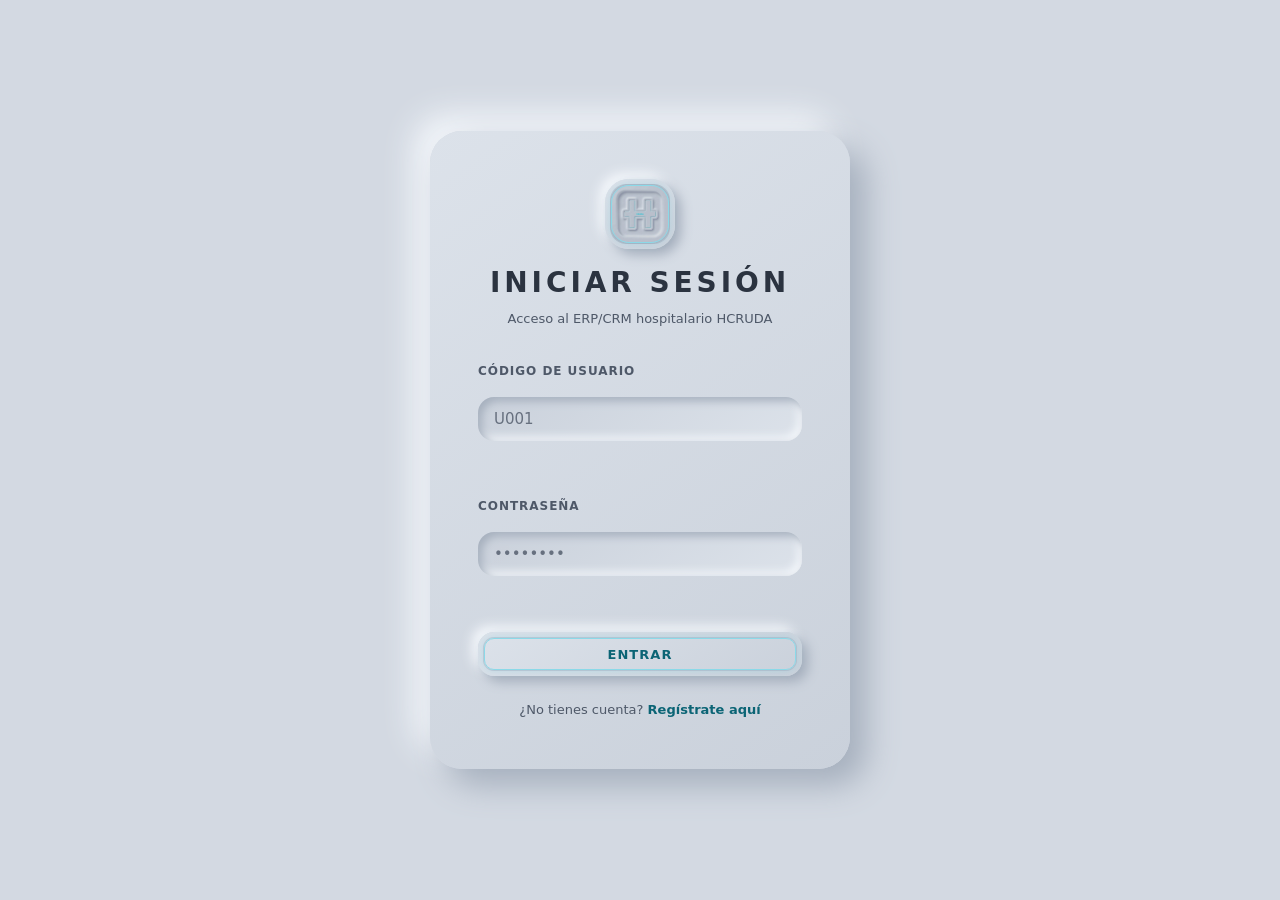
<file: pages/tratamientos.html>
<!DOCTYPE html>
<html lang="es">
<head>
  <meta charset="UTF-8" />
  <meta name="viewport" content="width=device-width, initial-scale=1.0" />
  <title>HCRUDA — Gestión de Tratamientos</title>
  <link rel="icon" type="image/jpeg" href="../public/favicon.jpg" />
  <link rel="stylesheet" href="../css/design-system.css" />
  <link rel="stylesheet" href="../css/base.css" />
  <link rel="stylesheet" href="../css/components.css" />
  <link rel="stylesheet" href="../css/pages/tratamientos.css" />
  <script src="../js/utils.js"></script>
  <script src="../js/pages/tratamientos.js"></script>
</head>
<body>
  <div class="tratamientos-container">
    <!-- Overlay del menú lateral -->
    <div class="sidebar-overlay" id="sidebar-overlay"></div>

    <!-- Panel vertical de navegación -->
    <nav class="sidebar-panel" id="sidebar-panel">
      <button class="sidebar-close" id="sidebar-close" aria-label="Cerrar menú">✕</button>
      <ul class="sidebar-menu">
        <li><a href="dashboard.html" class="sidebar-link">Panel Principal</a></li>
        <li><a href="citas.html" class="sidebar-link">Citas</a></li>
        <li><a href="pacientes.html" class="sidebar-link">Pacientes</a></li>
        <li><a href="doctores.html" class="sidebar-link">Doctores</a></li>
        <li><a href="tratamientos.html" class="sidebar-link sidebar-link--active">Tratamientos</a></li>
      </ul>
    </nav>

    <header class="tratamientos-header">
      <div class="tratamientos-brand">
        <button class="btn-hamburger" id="btn-hamburger" aria-label="Abrir menú de navegación">
          <span class="hamburger-line"></span>
          <span class="hamburger-line"></span>
          <span class="hamburger-line"></span>
        </button>
        <div class="tratamientos-logo nm-sign" style="--r: var(--r-md);">
          <img src="../public/favicon.jpg" alt="Logo HCRUDA" />
        </div>
        <h1 class="tratamientos-title">Gestión de Tratamientos</h1>
      </div>

      <div class="tratamientos-user">
        <div class="tratamientos-user__avatar" id="user__avatar">U</div>
        <div class="tratamientos-user__info">
          <span class="tratamientos-user__name" id="usuario-nombre">Usuario</span>
          <span class="tratamientos-user__rol" id="usuario-rol">Rol</span>
        </div>
      </div>

      <button type="button" class="btn btn-logout" id="btn-logout">
        Cerrar sesión
      </button>
    </header>

    <main class="tratamientos-main">
      <!-- Columna izquierda (más grande): listado de tratamientos -->
      <section class="tratamientos-listado-seccion" aria-label="Listado de tratamientos">
        <div class="tratamientos-buscar">
          <h2 class="tratamientos-listado-title">Tratamientos activos</h2>
          <label for="buscar-tratamiento">Buscar por ID, paciente o descripción…</label>
          <input
            type="search"
            id="buscar-tratamiento"
            placeholder="Buscar por ID, paciente o descripción…"
            aria-label="Buscar tratamiento por ID, paciente o descripción"
            class="input"
          />
        </div>

        <div class="tratamientos-filtros" aria-label="Filtrar tratamientos por estado">
          <button type="button" class="filtro-btn filtro-btn--activo" id="filtro-todas" aria-pressed="true">
            Todas
          </button>
          <button type="button" class="filtro-btn" id="filtro-activo" aria-pressed="false">
            Activos
          </button>
          <button type="button" class="filtro-btn" id="filtro-suspendido" aria-pressed="false">
            Suspendidos
          </button>
          <button type="button" class="filtro-btn" id="filtro-finalizado" aria-pressed="false">
            Finalizados
          </button>
        </div>

        <div class="tratamientos-lista" id="tratamientos-lista">
          <article class="tratamiento-item" data-id="T001" data-estado="activo">
            <div class="tratamiento-item__header">
              <span class="tratamiento-item__id">T001</span>
              <span class="badge estado--activo">Activo</span>
              <button type="button" class="btn btn--danger btn-eliminar-tratamiento" aria-label="Eliminar tratamiento T001">
                Eliminar
              </button>
            </div>
            <div class="tratamiento-item__datos">
              <p><span class="tratamiento-item__etiqueta">Paciente:</span> Luis Martín Hernández</p>
              <p><span class="tratamiento-item__etiqueta">Médico:</span> Ana García López</p>
              <p><span class="tratamiento-item__etiqueta">Descripción:</span> Tratamiento con betabloqueadores para control de hipertensión arterial</p>
              <p><span class="tratamiento-item__etiqueta">Fecha inicio:</span> 15/10/2026</p>
            </div>
          </article>

          <article class="tratamiento-item" data-id="T002" data-estado="activo">
            <div class="tratamiento-item__header">
              <span class="tratamiento-item__id">T002</span>
              <span class="badge estado--activo">Activo</span>
              <button type="button" class="btn btn--danger btn-eliminar-tratamiento" aria-label="Eliminar tratamiento T002">
                Eliminar
              </button>
            </div>
            <div class="tratamiento-item__datos">
              <p><span class="tratamiento-item__etiqueta">Paciente:</span> María Sánchez Pérez</p>
              <p><span class="tratamiento-item__etiqueta">Médico:</span> Carlos Ruiz Sánchez</p>
              <p><span class="tratamiento-item__etiqueta">Descripción:</span> Suplementación de vitaminas y control de peso en niño de 4 años</p>
              <p><span class="tratamiento-item__etiqueta">Fecha inicio:</span> 20/10/2026</p>
            </div>
          </article>

          <article class="tratamiento-item" data-id="T003" data-estado="suspendido">
            <div class="tratamiento-item__header">
              <span class="tratamiento-item__id">T003</span>
              <span class="badge estado--suspendido">Suspendido</span>
              <button type="button" class="btn btn--danger btn-eliminar-tratamiento" aria-label="Eliminar tratamiento T003">
                Eliminar
              </button>
            </div>
            <div class="tratamiento-item__datos">
              <p><span class="tratamiento-item__etiqueta">Paciente:</span> Diego Romero Molina</p>
              <p><span class="tratamiento-item__etiqueta">Médico:</span> Elena Martínez Díaz</p>
              <p><span class="tratamiento-item__etiqueta">Descripción:</span> Terapia de rehabilitación cardiaca tras episodio agudo</p>
              <p><span class="tratamiento-item__etiqueta">Fecha inicio:</span> 25/10/2026</p>
            </div>
          </article>

          <article class="tratamiento-item" data-id="T004" data-estado="activo">
            <div class="tratamiento-item__header">
              <span class="tratamiento-item__id">T004</span>
              <span class="badge estado--activo">Activo</span>
              <button type="button" class="btn btn--danger btn-eliminar-tratamiento" aria-label="Eliminar tratamiento T004">
                Eliminar
              </button>
            </div>
            <div class="tratamiento-item__datos">
              <p><span class="tratamiento-item__etiqueta">Paciente:</span> Raúl Vega Jiménez</p>
              <p><span class="tratamiento-item__etiqueta">Médico:</span> Javier López Gómez</p>
              <p><span class="tratamiento-item__etiqueta">Descripción:</span> Tratamiento de ortodoncia con brackets metálicos</p>
              <p><span class="tratamiento-item__etiqueta">Fecha inicio:</span> 30/09/2026</p>
            </div>
          </article>
        </div>
      </section>

      <!-- Columna derecha (más estrecha): formulario para añadir tratamiento -->
      <section class="tratamientos-form-seccion" aria-label="Formulario para añadir tratamiento">
        <form id="form-nuevo-tratamiento" class="tratamientos-form" novalidate>
          <h2 class="tratamientos-form-title">Nuevo tratamiento</h2>
          <div class="field">
            <label for="tratamiento-paciente-id">ID Paciente</label>
            <input
              type="text"
              id="tratamiento-paciente-id"
              name="tratamiento-paciente-id"
              placeholder="P001"
              required
              class="input"
            />
          </div>

          <div class="field">
            <label for="tratamiento-medico-id">ID Médico</label>
            <input
              type="text"
              id="tratamiento-medico-id"
              name="tratamiento-medico-id"
              placeholder="M001"
              required
              class="input"
            />
          </div>

          <div class="field">
            <label for="tratamiento-fecha-inicio">Fecha inicio</label>
            <input
              type="date"
              id="tratamiento-fecha-inicio"
              name="tratamiento-fecha-inicio"
              required
              class="input"
            />
          </div>

          <div class="field">
            <label for="tratamiento-descripcion">Descripción</label>
            <textarea
              id="tratamiento-descripcion"
              name="tratamiento-descripcion"
              placeholder="Descripción del tratamiento…"
              required
              class="textarea"
            ></textarea>
          </div>

          <div class="field">
            <label for="tratamiento-estado">Estado</label>
            <select
              id="tratamiento-estado"
              name="tratamiento-estado"
              required
              class="select"
            >
              <option value="activo">Activo</option>
              <option value="suspendido">Suspendido</option>
              <option value="finalizado">Finalizado</option>
            </select>
          </div>

          <button type="button" id="btn-anadir-tratamiento" class="btn btn--primary">Añadir tratamiento</button>
        </form>
      </section>
    </main>
  </div>
</body>
</html>
</file>
<file: css/design-system.css>
/* ─────────────────────────────
   HCRUDA — Design System tokens
   Única fuente de verdad visual.
   Nunca escribir hex ni sombras
   a mano fuera de este archivo.
   ───────────────────────────── */

:root {
  /* SUPERFICIES (escala de grises azulados) */
  --nm-bg:        #D3D9E2;
  --nm-bg-hi:     #DCE2EA;
  --nm-bg-lo:     #CAD1DB;
  --nm-light:     #F4F7FB;
  --nm-dark:      #A5AFBD;
  --nm-hairline:  rgb(150 162 180 / .35);

  /* TEXTO */
  --text-strong:   #2B3340;
  --text-default:  #3A4452;
  --text-muted:    #4E5868;
  --text-disabled: #8A94A3;

  /* ACENTO CIAN */
  --cyan-100: #DDF3F8;
  --cyan-200: #B4E6F0;
  --cyan-300: #8BD9E8;
  --cyan-400: #5CC8DC;
  --cyan-500: #3DBAD0;
  --cyan-600: #1F9BB2;
  --cyan-700: #0B6475;

  /* SEMÁNTICOS */
  --ok:     #2F8F6B;
  --warn:   #A86A12;
  --danger: #B5453F;
  --info:   var(--cyan-700);

  /* DEGRADADOS DE SUPERFICIE (145°) */
  --grad-raised:  linear-gradient(145deg, var(--nm-bg-hi), var(--nm-bg-lo));
  --grad-sunken:  linear-gradient(145deg, var(--nm-bg-lo), var(--nm-bg-hi));

  /* SOMBRAS CONVEXAS (elevación) */
  --sh-raised-1: 3px 3px 6px var(--nm-dark),   -3px -3px 6px var(--nm-light);
  --sh-raised-2: 6px 6px 12px var(--nm-dark),  -6px -6px 12px var(--nm-light);
  --sh-raised-3: 10px 10px 20px var(--nm-dark), -10px -10px 20px var(--nm-light);
  --sh-raised-4: 16px 16px 32px var(--nm-dark), -16px -16px 32px var(--nm-light);

  /* SOMBRAS CÓNCAVAS (hundido) */
  --sh-inset-1: inset 2px 2px 4px var(--nm-dark),  inset -2px -2px 4px var(--nm-light);
  --sh-inset-2: inset 4px 4px 8px var(--nm-dark),  inset -4px -4px 8px var(--nm-light);
  --sh-inset-3: inset 8px 8px 16px var(--nm-dark), inset -8px -8px 16px var(--nm-light);

  /* GLOW CIAN */
  --glow-cyan: 0 0 8px rgb(92 200 220 / .30);

  /* RADIOS (squircle) */
  --r-xs: 6px;
  --r-sm: 10px;
  --r-md: 16px;
  --r-lg: 24px;
  --r-xl: 32px;
  --r-pill: 999px;

  /* ESPACIADO (base 4px) */
  --sp-1: 4px;  --sp-2: 8px;  --sp-3: 12px; --sp-4: 16px;
  --sp-5: 24px; --sp-6: 32px; --sp-7: 48px; --sp-8: 64px;

  /* TIPOGRAFÍA */
  --font-sans: "Lexend", "Montserrat", "Manrope", system-ui, -apple-system, "Segoe UI", sans-serif;
  --font-mono: "JetBrains Mono", ui-monospace, "SFMono-Regular", Menlo, monospace;
  --tracking-label: .08em;
  --tracking-wordmark: .14em;

  /* MOVIMIENTO */
  --ease: cubic-bezier(.2, .8, .2, 1);
  --dur-fast: 120ms;
  --dur: 180ms;
  --dur-slow: 280ms;

  /* FOCO */
  --focus-ring: 0 0 0 2px var(--nm-bg), 0 0 0 4px var(--cyan-600);
}

@media (max-width: 640px) {
  :root {
    --sh-raised-1: 2px 2px 4px var(--nm-dark),   -2px -2px 4px var(--nm-light);
    --sh-raised-2: 4px 4px 8px var(--nm-dark),   -4px -4px 8px var(--nm-light);
    --sh-raised-3: 6px 6px 12px var(--nm-dark),  -6px -6px 12px var(--nm-light);
    --sh-raised-4: 10px 10px 20px var(--nm-dark), -10px -10px 20px var(--nm-light);
  }
}

/* ─────────────────────────────
   Firma del logo (doble contorno + hilo cian)
   ───────────────────────────── */
.nm-sign {
  position: relative;
  isolation: isolate;
  --sign-inset: 6px;
}
.nm-sign::after {
  content: "";
  position: absolute;
  inset: var(--sign-inset);
  border-radius: max(0px, calc(var(--r, var(--r-md)) - var(--sign-inset)));
  border: 1.5px solid var(--cyan-300);
  box-shadow: 0 0 0 1px var(--nm-hairline), var(--glow-cyan);
  pointer-events: none;
  transition: opacity var(--dur) var(--ease);
}

/* Marco escalonado: bisel convexo exterior + cara rebajada interior */
.nm-frame {
  --r: var(--r-lg);
  border-radius: var(--r);
  background: var(--grad-raised);
  box-shadow: var(--sh-raised-3);
  padding: 8px;
}
.nm-frame > .nm-frame__face {
  border-radius: calc(var(--r) - 8px);
  background: var(--nm-bg);
  box-shadow: var(--sh-inset-1);
  padding: var(--sp-5);
}
</file>
<file: css/base.css>
/* ─────────────────────────────
   HCRUDA — Estilos globales
   ───────────────────────────── */

*,
*::before,
*::after {
  box-sizing: border-box;
}

html {
  background: var(--nm-bg);
  color: var(--text-default);
  font-family: var(--font-sans);
  font-size: 15px;
  line-height: 1.6;
  -webkit-font-smoothing: antialiased;
}

body {
  margin: 0;
  padding: 0;
  background: var(--nm-bg);
  color: var(--text-default);
  min-height: 100vh;
}

a {
  color: var(--cyan-700);
  text-decoration: none;
}

a:hover {
  text-decoration: underline;
}

label {
  display: block;
  font-size: 12px;
  font-weight: 600;
  text-transform: uppercase;
  letter-spacing: var(--tracking-label);
  color: var(--text-muted);
  margin-bottom: var(--sp-2);
}

/* Reducción de movimiento */
@media (prefers-reduced-motion: reduce) {
  *,
  *::before,
  *::after {
    transition-duration: 0.01ms !important;
    animation-duration: 0.01ms !important;
  }
}
</file>
<file: css/components.css>
/* ─────────────────────────────
   HCRUDA — Componentes reutilizables
   ───────────────────────────── */

/* Campo de formulario (input siempre cóncavo) */
.field {
  display: grid;
  gap: var(--sp-2);
  margin-bottom: var(--sp-4);
}

.input,
.textarea,
.select {
  --r: var(--r-md);
  width: 100%;
  min-height: 44px;
  padding: 0 var(--sp-4);
  font: 400 15px/1.4 var(--font-sans);
  color: var(--text-strong);
  background: var(--grad-sunken);
  border: 0;
  border-radius: var(--r);
  box-shadow: var(--sh-inset-2);
  transition: box-shadow var(--dur) var(--ease);
}

.input::placeholder,
.textarea::placeholder,
.select::placeholder {
  color: var(--text-muted);
  opacity: 0.8;
}

.input::placeholder {
  color: var(--text-muted);
  opacity: 0.8;
}

.input:focus-visible,
.textarea:focus-visible,
.select:focus-visible {
  outline: none;
  box-shadow: var(--sh-inset-2), 0 0 0 2px var(--cyan-400), var(--glow-cyan);
}

.input[aria-invalid="true"],
.select[aria-invalid="true"],
.textarea[aria-invalid="true"] {
  box-shadow: var(--sh-inset-2), 0 0 0 2px var(--danger);
}

.field__error {
  font-size: 12px;
  color: var(--danger);
  margin-top: var(--sp-1);
}

.field__hint {
  font-size: 12px;
  color: var(--text-muted);
}

/* Botón base (convexo por defecto) */
.btn {
  --r: var(--r-md);
  min-height: 44px;
  padding: 0 var(--sp-5);
  display: inline-flex;
  align-items: center;
  justify-content: center;
  gap: var(--sp-2);
  font: 600 13px/1 var(--font-sans);
  text-transform: uppercase;
  letter-spacing: var(--tracking-label);
  color: var(--text-strong);
  background: var(--grad-raised);
  border: 0;
  border-radius: var(--r);
  box-shadow: var(--sh-raised-2);
  cursor: pointer;
  transition: box-shadow var(--dur) var(--ease), transform var(--dur) var(--ease), background var(--dur) var(--ease);
}

.btn:hover {
  box-shadow: var(--sh-raised-3);
  transform: translateY(-1px);
}

.btn:active,
.btn[aria-pressed="true"] {
  box-shadow: var(--sh-inset-2);
  background: var(--grad-sunken);
  transform: none;
}

.btn:focus-visible {
  outline: none;
  box-shadow: var(--sh-raised-2), var(--focus-ring);
}

.btn:disabled,
.btn[aria-disabled="true"] {
  box-shadow: none;
  opacity: 0.55;
  cursor: not-allowed;
  color: var(--text-disabled);
  transform: none;
}

/* Botón primario: misma superficie + firma cian + texto cian accesible. NO relleno cian. */
.btn--primary {
  color: var(--cyan-700);
  position: relative;
}
.btn--primary::after {
  content: "";
  position: absolute;
  inset: 6px;
  pointer-events: none;
  border-radius: max(0px, calc(var(--r) - 6px));
  border: 1.5px solid var(--cyan-300);
  box-shadow: 0 0 0 1px var(--nm-hairline), var(--glow-cyan);
}

/* Tarjeta / Panel */
.card {
  --r: var(--r-lg);
  padding: var(--sp-5);
  background: var(--grad-raised);
  border-radius: var(--r);
  box-shadow: var(--sh-raised-3);
  transition: box-shadow var(--dur) var(--ease), transform var(--dur) var(--ease);
}

.card:hover {
  box-shadow: var(--sh-raised-4);
  transform: translateY(-1px);
}

.card__title {
  font: 600 18px/26px var(--font-sans);
  color: var(--text-strong);
  margin: 0 0 var(--sp-3);
  text-transform: uppercase;
  letter-spacing: var(--tracking-wordmark);
}

.card__subtitle {
  font-size: 13px;
  color: var(--text-muted);
  margin-bottom: var(--sp-4);
}

/* Divider grabado */
.nm-divider {
  height: 0;
  border: 0;
  border-top: 1px solid var(--nm-hairline);
  border-bottom: 1px solid var(--nm-light);
  margin: var(--sp-5) 0;
}
</file>
<file: css/pages/login.css>
/* ─────────────────────────────
   HCRUDA — Página de login
   ───────────────────────────── */

.login-container {
  min-height: 100vh;
  display: flex;
  align-items: center;
  justify-content: center;
  padding: var(--sp-6);
}

.login-card {
  --r: var(--r-xl);
  width: 100%;
  max-width: 420px;
  padding: var(--sp-7);
  background: var(--grad-raised);
  border-radius: var(--r);
  box-shadow: var(--sh-raised-4);
}

.login-header {
  text-align: center;
  margin-bottom: var(--sp-6);
}

.login-logo {
  width: 70px;
  height: 70px;
  margin: 0 auto var(--sp-4);
  border-radius: var(--r-lg);
  background: var(--grad-raised);
  box-shadow: var(--sh-raised-2);
  display: inline-flex;
  align-items: center;
  justify-content: center;
}

.login-logo img {
  width: 60px;
  height: 60px;
  border-radius: var(--r-md);
}

.login-title {
  font: 600 28px/36px var(--font-sans);
  color: var(--text-strong);
  margin: 0 0 var(--sp-2);
  text-transform: uppercase;
  letter-spacing: var(--tracking-wordmark);
}

.login-subtitle {
  font-size: 13px;
  color: var(--text-muted);
  margin: 0;
}

.login-form {
  display: grid;
  gap: var(--sp-4);
}

.login-form .btn {
  width: 100;
}

.login-footer {
  margin-top: var(--sp-5);
  text-align: center;
  font-size: 13px;
  color: var(--text-muted);
}

.login-footer a {
  color: var(--cyan-700);
  font-weight: 600;
}

@media (max-width: 480px) {
  .login-container {
    padding: var(--sp-3);
  }
  .login-card {
    padding: var(--sp-5);
  }
}
</file>
<file: css/pages/citas.css>
/* ─────────────────────────────
   HCRUDA — Página de Citas
   ───────────────────────────── */

.citas-container {
  min-height: 100vh;
  padding: var(--sp-6);
}

/* ───────── Header ───────── */

.citas-header {
  display: flex;
  align-items: center;
  justify-content: space-between;
  margin-bottom: var(--sp-7);
  flex-wrap: wrap;
  gap: var(--sp-4);
}

.citas-brand {
  display: flex;
  align-items: center;
  gap: var(--sp-3);
}

.citas-logo {
  width: 70px;
  height: 70px;
  border-radius: var(--r-md);
  background: var(--grad-raised);
  box-shadow: var(--sh-raised-1);
  display: inline-flex;
  align-items: center;
  justify-content: center;
}

.citas-logo img {
  width: 60px;
  height: 60px;
  border-radius: var(--r-sm);
}

.citas-title {
  font: 600 28px/36px var(--font-sans);
  color: var(--text-strong);
  margin: 0;
  text-transform: uppercase;
  letter-spacing: var(--tracking-wordmark);
}

.citas-user {
  margin-left: auto;
  min-width: 300px;
  max-width: 460px;
  padding: var(--sp-3) var(--sp-5);
  background: var(--grad-raised);
  border-radius: var(--r-lg);
  box-shadow: var(--sh-raised-2);
  display: flex;
  align-items: center;
  justify-content: space-between;
  gap: var(--sp-3);
}

.citas-user__avatar {
  width: 40px;
  height: 40px;
  border-radius: var(--r-pill);
  background: var(--grad-raised);
  box-shadow: var(--sh-raised-1);
  display: flex;
  align-items: center;
  justify-content: center;
  flex-shrink: 0;
  font-weight: 600;
  font-size: 16px;
  color: var(--text-strong);
}

.citas-user__info {
  display: flex;
  flex-direction: column;
  gap: var(--sp-1);
  min-width: 0;
  flex: 1;
}

.citas-user__name {
  font: 600 14px/1 var(--font-sans);
  color: var(--text-strong);
  white-space: nowrap;
  overflow: hidden;
  text-overflow: ellipsis;
}

.citas-user__rol {
  font-size: 11px;
  color: var(--text-muted);
  text-transform: uppercase;
  letter-spacing: var(--tracking-label);
  white-space: nowrap;
  overflow: hidden;
  text-overflow: ellipsis;
}

.btn-logout {
  --r: var(--r-md);
  min-height: 40px;
  padding: 0 var(--sp-4);
  font: 600 12px/1 var(--font-sans);
  text-transform: uppercase;
  letter-spacing: var(--tracking-label);
  color: var(--text-strong);
  background: var(--grad-raised);
  border: 0;
  border-radius: var(--r);
  box-shadow: var(--sh-raised-1);
  cursor: pointer;
  transition: box-shadow var(--dur) var(--ease), transform var(--dur) var(--ease);
}

.btn-logout:hover {
  box-shadow: var(--sh-raised-2);
  transform: translateY(-1px);
}

.btn-logout:focus-visible {
  outline: none;
  box-shadow: var(--sh-raised-1), var(--focus-ring);
}

/* ───────── Main: dos columnas (izquierda más grande) ───────── */

.citas-main {
  display: grid;
  grid-template-columns: 1fr 520px;
  gap: var(--sp-5);
}

/* Columna izquierda: listado de citas */
.citas-listado-seccion {
  --r: var(--r-lg);
  background: var(--grad-raised);
  border-radius: var(--r);
  box-shadow: var(--sh-raised-2);
  display: flex;
  flex-direction: column;
  overflow: hidden;
}

.citas-listado-header {
  margin: 0;
}

.citas-listado-title {
  font: 600 20px/26px var(--font-sans);
  color: var(--text-strong);
  text-transform: uppercase;
  letter-spacing: var(--tracking-wordmark);
}

.citas-buscar {
  display: flex;
  flex-direction: column;
  gap: var(--sp-1);
  padding: var(--sp-4) var(--sp-4) var(--sp-1);
  background: var(--nm-bg-hi);
  border-bottom: 1px solid var(--nm-hairline);
}

.citas-buscar label {
  font-size: 12px;
  font-weight: 600;
  text-transform: uppercase;
  letter-spacing: var(--tracking-label);
  color: var(--text-muted);
}

/* Filtros: abajo a la izquierda de la sección de listado */
.citas-filtros {
  display: flex;
  flex-wrap: wrap;
  gap: var(--sp-2);
  padding: var(--sp-4);
  background: var(--nm-bg);
}

.filtro-btn {
  --r: var(--r-md);
  padding: var(--sp-2) var(--sp-4);
  font: 500 12px/1 var(--font-sans);
  text-transform: uppercase;
  letter-spacing: var(--tracking-label);
  color: var(--text-default);
  background: var(--nm-bg);
  border: 0;
  border-radius: var(--r);
  box-shadow: var(--sh-inset-1);
  cursor: pointer;
  transition: box-shadow var(--dur) var(--ease), background var(--dur) var(--ease), color var(--dur) var(--ease);
}

.filtro-btn:hover {
  background: var(--grad-raised);
  box-shadow: var(--sh-raised-1);
  color: var(--text-strong);
}

.filtro-btn:focus-visible {
  outline: none;
  box-shadow: var(--sh-inset-1), var(--focus-ring);
}

.filtro-btn--activo {
  background: var(--grad-raised);
  box-shadow: var(--sh-raised-1);
  color: var(--cyan-700);
}

/* Lista de citas */
.citas-lista {
  display: flex;
  flex-direction: column;
  gap: var(--sp-2);
  padding: var(--sp-3);
  overflow-y: auto;
}

/* Tarjeta individual de cita */
.cita-item {
  --r: var(--r-md);
  background: var(--grad-raised);
  border-radius: var(--r);
  box-shadow: var(--sh-raised-1);
  padding: var(--sp-3);
  margin-bottom: var(--sp-3);
  display: flex;
  flex-direction: column;
  gap: var(--sp-2);
  transition: box-shadow var(--dur) var(--ease), transform var(--dur) var(--ease);
}

.cita-item:hover {
  box-shadow: var(--sh-raised-2);
  transform: translateY(-1px);
}

.cita-item__header {
  display: flex;
  align-items: center;
  justify-content: space-between;
  gap: var(--sp-2);
}

.cita-item__id {
  font: 600 18px/1 var(--font-sans);
  color: var(--text-strong);
  text-transform: uppercase;
  letter-spacing: var(--tracking-label);
}

/* Badge de estado dentro de la tarjeta de cita */
.cita-item__header .badge {
  font-size: 11px;
  padding: var(--sp-1) var(--sp-3);
  border-radius: var(--r-pill);
  white-space: nowrap;
  flex-shrink: 0;
}

/* Botón eliminar con un poquito de margin hacia la izquierda */
.cita-item__header .btn.btn--danger.btn-eliminar-cita {
  margin-left: var(--sp-2);
  padding: 0 var(--sp-4);
  min-height: auto;
  height: 32px;
  font-size: 12px;
}

.cita-item__datos {
  display: flex;
  flex-direction: column;
  gap: var(--sp-1);
}

.cita-item__datos p {
  display: flex;
  align-items: baseline;
  gap: var(--sp-2);
  font: 400 13px/1.4 var(--font-sans);
  color: var(--text-default);
  margin: 0;
}

.cita-item__etiqueta {
  font-weight: 600;
  text-transform: uppercase;
  letter-spacing: var(--tracking-label);
  color: var(--text-muted);
  font-size: 11px;
  min-width: 6ch;
}

/* Badges de estado de cita */
.badge.estado--pendiente {
  background: rgb(168 106 18 / .12);
  color: var(--warn);
  box-shadow: inset 0 0 0 1px rgb(168 106 18 / .35);
}

.badge.estado--confirmada {
  background: rgb(47 143 107 / .12);
  color: var(--ok);
  box-shadow: inset 0 0 0 1px rgb(47 143 107 / .35);
}

.badge.estado--completada {
  background: rgb(11 100 117 / .12);
  color: var(--cyan-700);
  box-shadow: inset 0 0 0 1px rgb(11 100 117 / .35);
}

.badge.estado--cancelada {
  background: rgb(181 69 63 / .12);
  color: var(--danger);
  box-shadow: inset 0 0 0 1px rgb(181 69 63 / .35);
}

/* Columna derecha: formulario de nueva cita */
.citas-form-seccion {
  --r: var(--r-lg);
  background: var(--grad-raised);
  border-radius: var(--r);
  box-shadow: var(--sh-raised-2);
  display: flex;
  flex-direction: column;
  overflow: hidden;
}

.citas-form-header {
  margin: 0;
}

.citas-form-title {
  font: 600 20px/26px var(--font-sans);
  color: var(--text-strong);
  text-transform: uppercase;
  letter-spacing: var(--tracking-wordmark);
}

.citas-form {
  display: flex;
  flex-direction: column;
  gap: var(--sp-4);
  padding: var(--sp-4);
}

.citas-form .field {
  display: flex;
  flex-direction: column;
  gap: var(--sp-1);
  margin-bottom: 0;
}

.citas-form label {
  font-size: 12px;
  font-weight: 600;
  text-transform: uppercase;
  letter-spacing: var(--tracking-label);
  color: var(--text-muted);
}

.citas-form .textarea {
  min-height: 112px;
  resize: vertical;
}

.citas-form .btn {
  width: 100%;
  justify-content: center;
}

/* ───────── Menú lateral (hamburguesa) ───────── */

.sidebar-overlay {
  position: fixed;
  inset: 0;
  background: rgb(43 51 64 / 0.4);
  z-index: 100;
  opacity: 0;
  visibility: hidden;
  transition: opacity var(--dur) var(--ease), visibility var(--dur) var(--ease);
}

.sidebar-overlay.open {
  opacity: 1;
  visibility: visible;
}

.sidebar-panel {
  position: fixed;
  left: 0;
  top: 0;
  width: 280px;
  height: 100vh;
  background: var(--grad-raised);
  box-shadow: var(--sh-raised-3);
  z-index: 101;
  transform: translateX(-100%);
  transition: transform var(--dur-slow) var(--ease);
  display: flex;
  flex-direction: column;
  padding: var(--sp-6) var(--sp-4);
  overflow-y: auto;
}

.sidebar-panel.open {
  transform: translateX(0);
}

.sidebar-close {
  --r: var(--r-md);
  width: 40px;
  height: 40px;
  background: var(--grad-raised);
  border: 0;
  border-radius: var(--r);
  box-shadow: var(--sh-raised-1);
  cursor: pointer;
  display: flex;
  align-items: center;
  justify-content: center;
  font-size: 20px;
  color: var(--text-strong);
  margin-bottom: var(--sp-6);
  transition: box-shadow var(--dur) var(--ease), transform var(--dur) var(--ease);
}

.sidebar-close:hover {
  box-shadow: var(--sh-raised-2);
  transform: translateY(-1px);
}

.sidebar-close:focus-visible {
  outline: none;
  box-shadow: var(--sh-raised-1), var(--focus-ring);
}

.sidebar-menu {
  list-style: none;
  margin: 0;
  padding: 0;
  display: flex;
  flex-direction: column;
  gap: var(--sp-2);
}

.sidebar-link {
  display: flex;
  align-items: center;
  gap: var(--sp-3);
  padding: var(--sp-3) var(--sp-4);
  font: 500 14px/1 var(--font-sans);
  color: var(--text-default);
  border-radius: var(--r-lg);
  text-decoration: none;
  background: var(--nm-bg);
  box-shadow: var(--sh-inset-1);
  transition: box-shadow var(--dur) var(--ease), background var(--dur) var(--ease), color var(--dur) var(--ease);
}

.sidebar-link:hover,
.sidebar-link:focus-visible {
  background: var(--grad-raised);
  box-shadow: var(--sh-raised-1);
  color: var(--text-strong);
  outline: none;
}

.sidebar-link:focus-visible {
  box-shadow: var(--sh-raised-1), var(--focus-ring);
}

.sidebar-link--active {
  background: var(--grad-raised);
  box-shadow: var(--sh-raised-1);
  color: var(--cyan-700);
}

/* Botón hamburguesa */
.btn-hamburger {
  --r: var(--r-md);
  width: 44px;
  height: 44px;
  background: var(--grad-raised);
  border: 0;
  border-radius: var(--r);
  box-shadow: var(--sh-raised-1);
  cursor: pointer;
  display: flex;
  flex-direction: column;
  align-items: center;
  justify-content: center;
  padding: 0;
  margin-right: var(--sp-3);
  transition: box-shadow var(--dur) var(--ease), transform var(--dur) var(--ease);
}

.btn-hamburger:hover {
  box-shadow: var(--sh-raised-2);
  transform: translateY(-1px);
}

.btn-hamburger:focus-visible {
  outline: none;
  box-shadow: var(--sh-raised-1), var(--focus-ring);
}

.hamburger-line {
  display: block;
  width: 20px;
  height: 1px;
  background: var(--text-muted);
  border-radius: var(--r-xs);
  margin: 3px 0;
  transition: transform var(--dur) var(--ease), opacity var(--dur) var(--ease), background var(--dur) var(--ease);
}

/* ───────── Responsive ───────── */

@media (max-width: 900px) {
  .citas-main {
    grid-template-columns: 1fr;
    gap: var(--sp-5);
  }

  .citas-user {
    min-width: auto;
    max-width: none;
    width: 100%;
  }

  .citas-buscar,
  .citas-filtros {
    padding-left: var(--sp-4);
    padding-right: var(--sp-4);
  }
}

@media (max-width: 640px) {
  .citas-container {
    padding: var(--sp-4);
  }

  .citas-header {
    flex-direction: column;
    align-items: stretch;
    gap: var(--sp-4);
  }

  .citas-brand {
    flex-direction: column;
    align-items: stretch;
    gap: var(--sp-3);
  }

  .citas-title {
    text-align: center;
  }

  .citas-user {
    flex-direction: column;
    align-items: stretch;
    gap: var(--sp-3);
    padding: var(--sp-4);
  }

  .citas-user__info {
    flex-direction: row;
    justify-content: space-between;
    align-items: center;
  }

  .citas-user__name,
  .citas-user__rol {
    white-space: normal;
    overflow: visible;
    text-overflow: clip;
  }

  .btn-logout {
    width: 100%;
    justify-content: center;
  }
}
</file>
<file: css/pages/dashboard.css>
/* ─────────────────────────────
   HCRUDA — Página de dashboard
   ───────────────────────────── */

.dashboard-container {
  min-height: 100vh;
  padding: var(--sp-6);
}

.dashboard-header {
  display: flex;
  align-items: center;
  justify-content: space-between;
  margin-bottom: var(--sp-7);
  flex-wrap: wrap;
  gap: var(--sp-4);
}

.dashboard-brand {
  display: flex;
  align-items: center;
  gap: var(--sp-3);
}

.dashboard-logo {
  width: 70px;
  height: 70px;
  border-radius: var(--r-md);
  background: var(--grad-raised);
  box-shadow: var(--sh-raised-1);
  display: inline-flex;
  align-items: center;
  justify-content: center;
}

.dashboard-logo img {
  width: 60px;
  height: 60px;
  border-radius: var(--r-sm);
}

.dashboard-title {
  font: 600 22px/30px var(--font-sans);
  color: var(--text-strong);
  margin: 0;
  text-transform: uppercase;
  letter-spacing: var(--tracking-wordmark);
}

.dashboard-user {
  margin-left: auto;
  min-width: 300px;
  max-width: 460px;
  padding: var(--sp-3) var(--sp-5);
  background: var(--grad-raised);
  border-radius: var(--r-lg);
  box-shadow: var(--sh-raised-2);
  display: flex;
  align-items: center;
  justify-content: space-between;
  gap: var(--sp-3);
}

.dashboard-user__avatar {
  width: 40px;
  height: 40px;
  border-radius: var(--r-pill);
  background: var(--grad-raised);
  box-shadow: var(--sh-raised-1);
  display: flex;
  align-items: center;
  justify-content: center;
  flex-shrink: 0;
  font-weight: 600;
  font-size: 16px;
  color: var(--text-strong);
}

.dashboard-user__info {
  display: flex;
  flex-direction: column;
  gap: var(--sp-1);
  min-width: 0;
  flex: 1;
}

.dashboard-user__name {
  font: 600 14px/1 var(--font-sans);
  color: var(--text-strong);
  white-space: nowrap;
  overflow: hidden;
  text-overflow: ellipsis;
}

.dashboard-user__rol {
  font-size: 11px;
  color: var(--text-muted);
  text-transform: uppercase;
  letter-spacing: var(--tracking-label);
  white-space: nowrap;
  overflow: hidden;
  text-overflow: ellipsis;
}

.btn-logout {
  --r: var(--r-md);
  min-height: 40px;
  padding: 0 var(--sp-4);
  font: 600 12px/1 var(--font-sans);
  text-transform: uppercase;
  letter-spacing: var(--tracking-label);
  color: var(--text-strong);
  background: var(--grad-raised);
  border: 0;
  border-radius: var(--r);
  box-shadow: var(--sh-raised-1);
  cursor: pointer;
  transition: box-shadow var(--dur) var(--ease), transform var(--dur) var(--ease);
}

.btn-logout:hover {
  box-shadow: var(--sh-raised-2);
  transform: translateY(-1px);
}

.btn-logout:focus-visible {
  outline: none;
  box-shadow: var(--sh-raised-1), var(--focus-ring);
}

/* ───────── Grid 2x2 principal ───────── */

.dashboard-grid {
  display: grid;
  grid-template-columns: 1fr 1fr;
  gap: var(--sp-6);
}

/* ───────── Overview sections (citas y departamentos) ───────── */

.overview {
  --r: var(--r-lg);
  padding: var(--sp-5);
  background: var(--grad-raised);
  border-radius: var(--r);
  box-shadow: var(--sh-raised-2);
  display: flex;
  flex-direction: column;
  gap: var(--sp-3);
}

.overview-header {
  margin: 0;
}

.overview-title {
  font: 600 20px/26px var(--font-sans);
  color: var(--text-strong);
  margin: 0 0 var(--sp-3);
  text-transform: uppercase;
  letter-spacing: var(--tracking-wordmark);
}

/* Citas overview (mismo estilo que antes) */

.citas-estados {
  display: flex;
  flex-wrap: wrap;
  gap: var(--sp-3);
}

.estado-btn {
  --r: var(--r-md);
  display: inline-flex;
  align-items: center;
  gap: var(--sp-2);
  padding: var(--sp-2) var(--sp-4);
  font: 500 12px/1 var(--font-sans);
  text-transform: uppercase;
  letter-spacing: var(--tracking-label);
  color: var(--text-strong);
  background: var(--grad-raised);
  border: 0;
  border-radius: var(--r);
  box-shadow: var(--sh-raised-1);
  cursor: pointer;
  transition: box-shadow var(--dur) var(--ease), transform var(--dur) var(--ease);
}

.estado-btn:hover {
  box-shadow: var(--sh-raised-2);
  transform: translateY(-1px);
}

.estado-btn:focus-visible {
  outline: none;
  box-shadow: var(--sh-raised-1), var(--focus-ring);
}

.estado-btn__label {
  font-size: 12px;
  color: var(--text-default);
}

.citas-total {
  display: flex;
  align-items: center;
  gap: var(--sp-3);
  padding-top: var(--sp-2);
  margin-top: auto;
}

.citas-total__label {
  font-size: 13px;
  color: var(--text-muted);
  text-transform: uppercase;
  letter-spacing: var(--tracking-label);
}

.citas-total__numero {
  font: 600 28px/36px var(--font-sans);
  color: var(--text-strong);
}

/* Tratamientos overview (estilo idéntico al de citas) */

.tratamientos-estados {
  display: flex;
  flex-wrap: wrap;
  gap: var(--sp-3);
}

.tratamientos-total {
  display: flex;
  align-items: center;
  gap: var(--sp-3);
  padding-top: var(--sp-1);
  margin-top: auto;
}

.tratamientos-total__label {
  font-size: 13px;
  color: var(--text-muted);
  text-transform: uppercase;
  letter-spacing: var(--tracking-label);
}

.tratamientos-total__numero {
  font: 600 28px/36px var(--font-sans);
  color: var(--text-strong);
}

/* ───────── Tabla sections (pacientes y doctores) ───────── */

.tabla-section {
  display: flex;
  flex-direction: column;
  gap: var(--sp-4);
}

.tabla-header {
  margin: 0;
}

.tabla-title {
  font: 600 20px/26px var(--font-sans);
  color: var(--text-strong);
  margin: 0 0 var(--sp-3);
  text-transform: uppercase;
  letter-spacing: var(--tracking-wordmark);
}

.pacientes-filtros,
.doctores-filtros {
  display: flex;
  flex-wrap: wrap;
  gap: var(--sp-4);
}

.filtro-buscar {
  display: flex;
  flex-direction: column;
  gap: var(--sp-1);
  flex: 1;
  min-width: 200px;
}

.filtro-buscar label {
  font-size: 12px;
  font-weight: 600;
  text-transform: uppercase;
  letter-spacing: var(--tracking-label);
  color: var(--text-muted);
}

.pacientes-tabla-wrap,
.doctores-tabla-wrap {
  overflow-x: auto;
  border-radius: var(--r-lg);
  background: var(--grad-raised);
  box-shadow: var(--sh-raised-2);
}

.pacientes-tabla,
.doctores-tabla {
  width: 100%;
  border-collapse: separate;
  border-spacing: 0;
  font-variant-numeric: tabular-nums;
}

.pacientes-tabla caption,
.doctores-tabla caption {
  caption-side: top;
  text-align: left;
  padding: var(--sp-3) var(--sp-4);
  font: 600 12px/16px var(--font-sans);
  text-transform: uppercase;
  letter-spacing: var(--tracking-label);
  color: var(--text-muted);
  background: transparent;
}

.pacientes-tabla thead th,
.doctores-tabla thead th {
  position: sticky;
  top: 0;
  text-align: left;
  padding: var(--sp-3) var(--sp-4);
  font: 600 12px/16px var(--font-sans);
  text-transform: uppercase;
  letter-spacing: var(--tracking-label);
  color: var(--text-muted);
  background: var(--nm-bg-hi);
  border-bottom: 1px solid var(--nm-hairline);
  z-index: 1;
}

.pacientes-tabla tbody td,
.doctores-tabla tbody td {
  padding: var(--sp-3) var(--sp-4);
  font: 400 14px/1.5 var(--font-sans);
  color: var(--text-default);
  border-bottom: 1px solid var(--nm-hairline);
}

.pacientes-tabla tbody tr:last-child td,
.doctores-tabla tbody tr:last-child td {
  border-bottom: 0;
}

.pacientes-tabla tbody tr:hover td,
.doctores-tabla tbody tr:hover td {
  background: var(--nm-bg-hi);
}

/* Badges */
.badge {
  display: inline-flex;
  align-items: center;
  gap: var(--sp-1);
  padding: var(--sp-1) var(--sp-3);
  font-size: 11px;
  font-weight: 600;
  text-transform: uppercase;
  letter-spacing: var(--tracking-label);
  border-radius: var(--r-pill);
  color: var(--text-strong);
}

.badge.tipo--urgencia {
  background: rgb(181 69 63 / .12);
  color: var(--danger);
  box-shadow: inset 0 0 0 1px rgb(181 69 63 / .35);
}

.badge.tipo--planta {
  background: rgb(47 143 107 / .12);
  color: var(--ok);
  box-shadow: inset 0 0 0 1px rgb(47 143 107 / .35);
}

.badge.tipo--casa {
  background: rgb(112 61 165 / .12);
  color: #7C3AED;
  box-shadow: inset 0 0 0 1px rgb(112 61 165 / .35);
}

.badge.estado--activo {
  background: rgb(47 143 107 / .12);
  color: var(--ok);
  box-shadow: inset 0 0 0 1px rgb(47 143 107 / .35);
}

.badge.estado--suspendido {
  background: rgb(168 106 18 / .12);
  color: var(--warn);
  box-shadow: inset 0 0 0 1px rgb(168 106 18 / .35);
}

.badge.estado--finalizado {
  background: rgb(112 61 165 / .12);
  color: #7C3AED;
  box-shadow: inset 0 0 0 1px rgb(112 61 165 / .35);
}

.badge.estado--cancelado {
  background: rgb(181 69 63 / .12);
  color: var(--danger);
  box-shadow: inset 0 0 0 1px rgb(181 69 63 / .35);
}

.badge.departamento--cardiologia {
  background: rgb(181 69 63 / .12);
  color: var(--danger);
  box-shadow: inset 0 0 0 1px rgb(181 69 63 / .35);
}

.badge.departamento--pediatria {
  background: rgb(47 143 107 / .12);
  color: var(--ok);
  box-shadow: inset 0 0 0 1px rgb(47 143 107 / .35);
}

.badge.departamento--odontologia {
  background: rgb(168 106 18 / .12);
  color: var(--warn);
  box-shadow: inset 0 0 0 1px rgb(168 106 18 / .35);
}

.nm-divider {
  height: 0;
  border: 0;
  border-top: 1px solid var(--nm-hairline);
  border-bottom: 1px solid var(--nm-light);
  margin: var(--sp-5) 0;
}

/* ───────── Overlay del menú lateral ───────── */

.sidebar-overlay {
  position: fixed;
  inset: 0;
  background: rgb(43 51 64 / 0.4);
  z-index: 100;
  opacity: 0;
  visibility: hidden;
  transition: opacity var(--dur) var(--ease), visibility var(--dur) var(--ease);
}

.sidebar-overlay.open {
  opacity: 1;
  visibility: visible;
}

/* ───────── Panel vertical de navegación ───────── */

.sidebar-panel {
  position: fixed;
  left: 0;
  top: 0;
  width: 280px;
  height: 100vh;
  background: var(--grad-raised);
  box-shadow: var(--sh-raised-3);
  z-index: 101;
  transform: translateX(-100%);
  transition: transform var(--dur-slow) var(--ease);
  display: flex;
  flex-direction: column;
  padding: var(--sp-6) var(--sp-4);
  overflow-y: auto;
}

.sidebar-panel.open {
  transform: translateX(0);
}

.sidebar-close {
  --r: var(--r-md);
  width: 40px;
  height: 40px;
  background: var(--grad-raised);
  border: 0;
  border-radius: var(--r);
  box-shadow: var(--sh-raised-1);
  cursor: pointer;
  display: flex;
  align-items: center;
  justify-content: center;
  font-size: 20px;
  color: var(--text-strong);
  margin-bottom: var(--sp-6);
  transition: box-shadow var(--dur) var(--ease), transform var(--dur) var(--ease);
}

.sidebar-close:hover {
  box-shadow: var(--sh-raised-2);
  transform: translateY(-1px);
}

.sidebar-close:focus-visible {
  outline: none;
  box-shadow: var(--sh-raised-1), var(--focus-ring);
}

.sidebar-menu {
  list-style: none;
  margin: 0;
  padding: 0;
  display: flex;
  flex-direction: column;
  gap: var(--sp-2);
}

.sidebar-link {
  display: flex;
  align-items: center;
  gap: var(--sp-3);
  padding: var(--sp-3) var(--sp-4);
  font: 500 14px/1 var(--font-sans);
  color: var(--text-default);
  border-radius: var(--r-lg);
  text-decoration: none;
  background: var(--nm-bg);
  box-shadow: var(--sh-inset-1);
  transition: box-shadow var(--dur) var(--ease), background var(--dur) var(--ease), color var(--dur) var(--ease);
}

.sidebar-link:hover,
.sidebar-link:focus-visible {
  background: var(--grad-raised);
  box-shadow: var(--sh-raised-1);
  color: var(--text-strong);
  outline: none;
}

.sidebar-link:focus-visible {
  box-shadow: var(--sh-raised-1), var(--focus-ring);
}

/* ───────── Botón hamburguesa (a la izquierda del logo) ───────── */

.btn-hamburger {
  --r: var(--r-md);
  width: 44px;
  height: 44px;
  background: var(--grad-raised);
  border: 0;
  border-radius: var(--r);
  box-shadow: var(--sh-raised-1);
  cursor: pointer;
  display: flex;
  flex-direction: column;
  align-items: center;
  justify-content: center;
  padding: 0;
  margin-right: var(--sp-3);
  transition: box-shadow var(--dur) var(--ease), transform var(--dur) var(--ease);
}

.btn-hamburger:hover {
  box-shadow: var(--sh-raised-2);
  transform: translateY(-1px);
}

.btn-hamburger:focus-visible {
  outline: none;
  box-shadow: var(--sh-raised-1), var(--focus-ring);
}

.hamburger-line {
  display: block;
  width: 20px;
  height: 1px;
  background: var(--text-muted);
  border-radius: var(--r-xs);
  margin: 3px 0;
  transition: transform var(--dur) var(--ease), opacity var(--dur) var(--ease), background var(--dur) var(--ease);
}

/* ───────── Responsive ───────── */

@media (max-width: 900px) {
  .dashboard-grid {
    grid-template-columns: 1fr;
  }

  .dashboard-user {
    min-width: auto;
    max-width: none;
    width: 100%;
  }

  .citas-estados {
    flex-direction: column;
    align-items: stretch;
  }

  .estado-btn {
    width: 100%;
    justify-content: center;
  }

  .pacientes-filtros,
  .doctores-filtros {
    flex-direction: column;
  }

  .filtro-buscar {
    min-width: auto;
    width: 100%;
  }
}

@media (max-width: 640px) {
  .dashboard-container {
    padding: var(--sp-4);
  }

  .dashboard-header {
    flex-direction: column;
    align-items: stretch;
    gap: var(--sp-4);
  }

  .dashboard-brand {
    flex-direction: column;
    align-items: stretch;
    gap: var(--sp-3);
  }

  .dashboard-title {
    text-align: center;
  }

  .dashboard-user {
    flex-direction: column;
    align-items: stretch;
    gap: var(--sp-3);
    padding: var(--sp-4);
  }

  .dashboard-user__info {
    flex-direction: row;
    justify-content: space-between;
    align-items: center;
  }

  .dashboard-user__name,
  .dashboard-user__rol {
    white-space: normal;
    overflow: visible;
    text-overflow: clip;
  }

  .btn-logout {
    width: 100%;
    justify-content: center;
  }
}
</file>
<file: css/pages/doctores.css>
/* ─────────────────────────────
   HCRUDA — Página de Doctores
   ───────────────────────────── */

.doctores-container {
  min-height: 100vh;
  padding: var(--sp-6);
}

/* ───────── Header ───────── */

.doctores-header {
  display: flex;
  align-items: center;
  justify-content: space-between;
  margin-bottom: var(--sp-7);
  flex-wrap: wrap;
  gap: var(--sp-4);
}

.doctores-brand {
  display: flex;
  align-items: center;
  gap: var(--sp-3);
}

.doctores-logo {
  width: 70px;
  height: 70px;
  border-radius: var(--r-md);
  background: var(--grad-raised);
  box-shadow: var(--sh-raised-1);
  display: inline-flex;
  align-items: center;
  justify-content: center;
}

.doctores-logo img {
  width: 60px;
  height: 60px;
  border-radius: var(--r-sm);
}

.doctores-title {
  font: 600 22px/30px var(--font-sans);
  color: var(--text-strong);
  margin: 0;
  text-transform: uppercase;
  letter-spacing: var(--tracking-wordmark);
}

.doctores-user {
  margin-left: auto;
  min-width: 300px;
  max-width: 460px;
  padding: var(--sp-3) var(--sp-5);
  background: var(--grad-raised);
  border-radius: var(--r-lg);
  box-shadow: var(--sh-raised-2);
  display: flex;
  align-items: center;
  justify-content: space-between;
  gap: var(--sp-3);
}

.doctores-user__avatar {
  width: 40px;
  height: 40px;
  border-radius: var(--r-pill);
  background: var(--grad-raised);
  box-shadow: var(--sh-raised-1);
  display: flex;
  align-items: center;
  justify-content: center;
  flex-shrink: 0;
  font-weight: 600;
  font-size: 16px;
  color: var(--text-strong);
}

.doctores-user__info {
  display: flex;
  flex-direction: column;
  gap: var(--sp-1);
  min-width: 0;
  flex: 1;
}

.doctores-user__name {
  font: 600 14px/1 var(--font-sans);
  color: var(--text-strong);
  white-space: nowrap;
  overflow: hidden;
  text-overflow: ellipsis;
}

.doctores-user__rol {
  font-size: 11px;
  color: var(--text-muted);
  text-transform: uppercase;
  letter-spacing: var(--tracking-label);
  white-space: nowrap;
  overflow: hidden;
  text-overflow: ellipsis;
}

.btn-logout {
  --r: var(--r-md);
  min-height: 40px;
  padding: 0 var(--sp-4);
  font: 600 12px/1 var(--font-sans);
  text-transform: uppercase;
  letter-spacing: var(--tracking-label);
  color: var(--text-strong);
  background: var(--grad-raised);
  border: 0;
  border-radius: var(--r);
  box-shadow: var(--sh-raised-1);
  cursor: pointer;
  transition: box-shadow var(--dur) var(--ease), transform var(--dur) var(--ease);
}

.btn-logout:hover {
  box-shadow: var(--sh-raised-2);
  transform: translateY(-1px);
}

.btn-logout:focus-visible {
  outline: none;
  box-shadow: var(--sh-raised-1), var(--focus-ring);
}

/* ───────── Formulario nuevo doctor (horizontal, arriba del main) ───────── */

.doctores-nuevo-form {
  --r: var(--r-lg);
  padding: var(--sp-5);
  background: var(--grad-raised);
  border-radius: var(--r);
  box-shadow: var(--sh-raised-2);
  margin-bottom: var(--sp-6);
}

.doctores-nuevo-form form {
  display: flex;
  flex-wrap: wrap;
  gap: var(--sp-4);
  align-items: flex-end;
}

.doctores-nuevo-form .field {
  flex: 1;
  min-width: 150px;
  margin-bottom: 0;
}

/* ───────── Main: dos columnas (detalle | tabla) ───────── */

.doctores-main {
  display: grid;
  grid-template-columns: 480px 1fr;
  gap: var(--sp-6);
}

/* Columna izquierda: detalle del doctor seleccionado */
.doctores-detalle {
  --r: var(--r-xl);
  padding: var(--sp-6);
  background: var(--grad-raised);
  border-radius: var(--r);
  box-shadow: var(--sh-raised-3);
  display: flex;
  flex-direction: column;
  gap: var(--sp-5);
}

.doctores-detalle__foto {
  width: 140px;
  height: 140px;
  border-radius: var(--r-lg);
  background: var(--grad-raised);
  box-shadow: var(--sh-raised-2);
  overflow: hidden;
  display: flex;
  align-items: center;
  justify-content: center;
  margin: 0 auto var(--sp-4);
}

.doctores-detalle__foto img {
  width: 100%;
  height: 100%;
  object-fit: cover;
  display: block;
}

.doctores-detalle__datos {
  display: flex;
  flex-direction: column;
  gap: var(--sp-3);
}

.doctores-detalle__nombre {
  font: 600 22px/28px var(--font-sans);
  color: var(--text-strong);
  margin: 0;
  text-transform: uppercase;
  letter-spacing: var(--tracking-wordmark);
}

.doctores-detalle__dni,
.doctores-detalle__telefono,
.doctores-detalle__especialidad,
.doctores-detalle__departamento {
  display: flex;
  align-items: center;
  gap: var(--sp-2);
  font: 400 14px/1.5 var(--font-sans);
  color: var(--text-default);
  margin: 0;
}

.doctores-detalle__etiqueta {
  font-weight: 600;
  text-transform: uppercase;
  letter-spacing: var(--tracking-label);
  color: var(--text-muted);
  font-size: 11px;
}

.doctores-detalle__acciones {
  display: flex;
  flex-direction: column;
  gap: var(--sp-3);
  margin-top: var(--sp-2);
}

.doctores-detalle__acciones .btn {
  width: 100%;
  justify-content: center;
}

/* Columna derecha: tabla con filtros */
.doctores-tabla-seccion {
  --r: var(--r-lg);
  background: var(--grad-raised);
  border-radius: var(--r);
  box-shadow: var(--sh-raised-2);
  display: flex;
  flex-direction: column;
  overflow: hidden;
}

.doctores-filtros {
  display: flex;
  flex-wrap: wrap;
  gap: var(--sp-4);
  padding: var(--sp-5) var(--sp-5) var(--sp-1);
  background: var(--nm-bg-hi);
  border-bottom: 1px solid var(--nm-hairline);
}

.filtro-buscar,
.filtro-departamento {
  display: flex;
  flex-direction: column;
  gap: var(--sp-1);
  flex: 1;
  min-width: 200px;
}

.filtro-buscar label,
.filtro-departamento label {
  font-size: 12px;
  font-weight: 600;
  text-transform: uppercase;
  letter-spacing: var(--tracking-label);
  color: var(--text-muted);
}

.doctores-tabla-wrap {
  overflow-x: auto;
  padding: var(--sp-1) var(--sp-5) var(--sp-5);
}

.doctores-tabla {
  width: 100%;
  border-collapse: separate;
  border-spacing: 0;
  font-variant-numeric: tabular-nums;
}

.doctores-tabla caption {
  caption-side: top;
  text-align: left;
  padding: var(--sp-3) var(--sp-4);
  font: 600 12px/16px var(--font-sans);
  text-transform: uppercase;
  letter-spacing: var(--tracking-label);
  color: var(--text-muted);
  background: transparent;
}

.doctores-tabla thead th {
  position: sticky;
  top: 0;
  text-align: left;
  padding: var(--sp-3) var(--sp-4);
  font: 600 12px/16px var(--font-sans);
  text-transform: uppercase;
  letter-spacing: var(--tracking-label);
  color: var(--text-muted);
  background: var(--nm-bg-hi);
  border-bottom: 1px solid var(--nm-hairline);
  z-index: 1;
}

.doctores-tabla tbody td {
  padding: var(--sp-3) var(--sp-4);
  font: 400 14px/1.5 var(--font-sans);
  color: var(--text-default);
  border-bottom: 1px solid var(--nm-hairline);
}

.doctores-tabla tbody tr:last-child td {
  border-bottom: 0;
}

.doctores-tabla tbody tr:hover td {
  background: var(--nm-bg-hi);
}

/* Badge de tipo / estado */
.badge {
  display: inline-flex;
  align-items: center;
  gap: var(--sp-1);
  padding: var(--sp-1) var(--sp-3);
  font-size: 11px;
  font-weight: 600;
  text-transform: uppercase;
  letter-spacing: var(--tracking-label);
  border-radius: var(--r-pill);
  color: var(--text-strong);
}

.departamento--cardiologia {
  background: rgb(181 69 63 / .12);
  color: var(--danger);
  box-shadow: inset 0 0 0 1px rgb(181 69 63 / .35);
}

.departamento--pediatria {
  background: rgb(47 143 107 / .12);
  color: var(--ok);
  box-shadow: inset 0 0 0 1px rgb(47 143 107 / .35);
}

.departamento--odontologia {
  background: rgb(168 106 18 / .12);
  color: var(--warn);
  box-shadow: inset 0 0 0 1px rgb(168 106 18 / .35);
}

/* ───────── Menú lateral (hamburguesa) ───────── */

.sidebar-overlay {
  position: fixed;
  inset: 0;
  background: rgb(43 51 64 / 0.4);
  z-index: 100;
  opacity: 0;
  visibility: hidden;
  transition: opacity var(--dur) var(--ease), visibility var(--dur) var(--ease);
}

.sidebar-overlay.open {
  opacity: 1;
  visibility: visible;
}

.sidebar-panel {
  position: fixed;
  left: 0;
  top: 0;
  width: 280px;
  height: 100vh;
  background: var(--grad-raised);
  box-shadow: var(--sh-raised-3);
  z-index: 101;
  transform: translateX(-100%);
  transition: transform var(--dur-slow) var(--ease);
  display: flex;
  flex-direction: column;
  padding: var(--sp-6) var(--sp-4);
  overflow-y: auto;
}

.sidebar-panel.open {
  transform: translateX(0);
}

.sidebar-close {
  --r: var(--r-md);
  width: 40px;
  height: 40px;
  background: var(--grad-raised);
  border: 0;
  border-radius: var(--r);
  box-shadow: var(--sh-raised-1);
  cursor: pointer;
  display: flex;
  align-items: center;
  justify-content: center;
  font-size: 20px;
  color: var(--text-strong);
  margin-bottom: var(--sp-6);
  transition: box-shadow var(--dur) var(--ease), transform var(--dur) var(--ease);
}

.sidebar-close:hover {
  box-shadow: var(--sh-raised-2);
  transform: translateY(-1px);
}

.sidebar-close:focus-visible {
  outline: none;
  box-shadow: var(--sh-raised-1), var(--focus-ring);
}

.sidebar-menu {
  list-style: none;
  margin: 0;
  padding: 0;
  display: flex;
  flex-direction: column;
  gap: var(--sp-2);
}

.sidebar-link {
  display: flex;
  align-items: center;
  gap: var(--sp-3);
  padding: var(--sp-3) var(--sp-4);
  font: 500 14px/1 var(--font-sans);
  color: var(--text-default);
  border-radius: var(--r-lg);
  text-decoration: none;
  background: var(--nm-bg);
  box-shadow: var(--sh-inset-1);
  transition: box-shadow var(--dur) var(--ease), background var(--dur) var(--ease), color var(--dur) var(--ease);
}

.sidebar-link:hover,
.sidebar-link:focus-visible {
  background: var(--grad-raised);
  box-shadow: var(--sh-raised-1);
  color: var(--text-strong);
  outline: none;
}

.sidebar-link:focus-visible {
  box-shadow: var(--sh-raised-1), var(--focus-ring);
}

.sidebar-link--active {
  background: var(--grad-raised);
  box-shadow: var(--sh-raised-1);
  color: var(--cyan-700);
}

/* Hamburguesa */
.btn-hamburger {
  --r: var(--r-md);
  width: 44px;
  height: 44px;
  background: var(--grad-raised);
  border: 0;
  border-radius: var(--r);
  box-shadow: var(--sh-raised-1);
  cursor: pointer;
  display: flex;
  flex-direction: column;
  align-items: center;
  justify-content: center;
  padding: 0;
  margin-right: var(--sp-3);
  transition: box-shadow var(--dur) var(--ease), transform var(--dur) var(--ease);
}

.btn-hamburger:hover {
  box-shadow: var(--sh-raised-2);
  transform: translateY(-1px);
}

.btn-hamburger:focus-visible {
  outline: none;
  box-shadow: var(--sh-raised-1), var(--focus-ring);
}

.hamburger-line {
  display: block;
  width: 20px;
  height: 1px;
  background: var(--text-muted);
  border-radius: var(--r-xs);
  margin: 3px 0;
  transition: transform var(--dur) var(--ease), opacity var(--dur) var(--ease), background var(--dur) var(--ease);
}

/* ───────── Responsive ───────── */

@media (max-width: 900px) {
  .doctores-main {
    grid-template-columns: 1fr;
    gap: var(--sp-5);
  }

  .doctores-user {
    min-width: auto;
    max-width: none;
    width: 100%;
  }

  .doctores-nuevo-form form {
    flex-direction: column;
    align-items: stretch;
  }

  .doctores-nuevo-form .field {
    min-width: auto;
  }

  .doctores-nuevo-form .btn {
    width: 100%;
  }
}

@media (max-width: 640px) {
  .doctores-container {
    padding: var(--sp-4);
  }

  .doctores-header {
    flex-direction: column;
    align-items: stretch;
    gap: var(--sp-4);
  }

  .doctores-brand {
    flex-direction: column;
    align-items: stretch;
    gap: var(--sp-3);
  }

  .doctores-title {
    text-align: center;
  }

  .doctores-user {
    flex-direction: column;
    align-items: stretch;
    gap: var(--sp-3);
    padding: var(--sp-4);
  }

  .doctores-user__info {
    flex-direction: row;
    justify-content: space-between;
    align-items: center;
  }

  .doctores-user__name,
  .doctores-user__rol {
    white-space: normal;
    overflow: visible;
    text-overflow: clip;
  }

  .btn-logout {
    width: 100%;
    justify-content: center;
  }

  .doctores-filtros {
    flex-direction: column;
  }

  .filtro-buscar,
  .filtro-departamento {
    min-width: auto;
    width: 100%;
  }
}
</file>
<file: css/pages/pacientes.css>
/* ─────────────────────────────
   HCRUDA — Página de Pacientes
   ───────────────────────────── */

.pacientes-container {
  min-height: 100vh;
  padding: var(--sp-6);
}

/* ───────── Header ───────── */

.pacientes-header {
  display: flex;
  align-items: center;
  justify-content: space-between;
  margin-bottom: var(--sp-7);
  flex-wrap: wrap;
  gap: var(--sp-4);
}

.pacientes-brand {
  display: flex;
  align-items: center;
  gap: var(--sp-3);
}

.pacientes-logo {
  width: 70px;
  height: 70px;
  border-radius: var(--r-md);
  background: var(--grad-raised);
  box-shadow: var(--sh-raised-1);
  display: inline-flex;
  align-items: center;
  justify-content: center;
}

.pacientes-logo img {
  width: 60px;
  height: 60px;
  border-radius: var(--r-sm);
}

.pacientes-title {
  font: 600 22px/30px var(--font-sans);
  color: var(--text-strong);
  margin: 0;
  text-transform: uppercase;
  letter-spacing: var(--tracking-wordmark);
}

.pacientes-user {
  margin-left: auto;
  min-width: 300px;
  max-width: 460px;
  padding: var(--sp-3) var(--sp-5);
  background: var(--grad-raised);
  border-radius: var(--r-lg);
  box-shadow: var(--sh-raised-2);
  display: flex;
  align-items: center;
  justify-content: space-between;
  gap: var(--sp-3);
}

.pacientes-user__avatar {
  width: 40px;
  height: 40px;
  border-radius: var(--r-pill);
  background: var(--grad-raised);
  box-shadow: var(--sh-raised-1);
  display: flex;
  align-items: center;
  justify-content: center;
  flex-shrink: 0;
  font-weight: 600;
  font-size: 16px;
  color: var(--text-strong);
}

.pacientes-user__info {
  display: flex;
  flex-direction: column;
  gap: var(--sp-1);
  min-width: 0;
  flex: 1;
}

.pacientes-user__name {
  font: 600 14px/1 var(--font-sans);
  color: var(--text-strong);
  white-space: nowrap;
  overflow: hidden;
  text-overflow: ellipsis;
}

.pacientes-user__rol {
  font-size: 11px;
  color: var(--text-muted);
  text-transform: uppercase;
  letter-spacing: var(--tracking-label);
  white-space: nowrap;
  overflow: hidden;
  text-overflow: ellipsis;
}

.btn-logout {
  --r: var(--r-md);
  min-height: 40px;
  padding: 0 var(--sp-4);
  font: 600 12px/1 var(--font-sans);
  text-transform: uppercase;
  letter-spacing: var(--tracking-label);
  color: var(--text-strong);
  background: var(--grad-raised);
  border: 0;
  border-radius: var(--r);
  box-shadow: var(--sh-raised-1);
  cursor: pointer;
  transition: box-shadow var(--dur) var(--ease), transform var(--dur) var(--ease);
}

.btn-logout:hover {
  box-shadow: var(--sh-raised-2);
  transform: translateY(-1px);
}

.btn-logout:focus-visible {
  outline: none;
  box-shadow: var(--sh-raised-1), var(--focus-ring);
}

/* ───────── Formulario nuevo paciente (horizontal, arriba del main) ───────── */

.pacientes-nuevo-form {
  --r: var(--r-lg);
  padding: var(--sp-5);
  background: var(--grad-raised);
  border-radius: var(--r);
  box-shadow: var(--sh-raised-2);
  margin-bottom: var(--sp-6);
}

.pacientes-nuevo-form form {
  display: flex;
  flex-wrap: wrap;
  gap: var(--sp-4);
  align-items: flex-end;
}

.pacientes-nuevo-form .field {
  flex: 1;
  min-width: 150px;
  margin-bottom: 0;
}

/* ───────── Main: dos columnas (detalle | tabla) ───────── */

.pacientes-main {
  display: grid;
  grid-template-columns: 480px 1fr;
  gap: var(--sp-6);
}

/* Columna izquierda: detalle del paciente seleccionado */
.pacientes-detalle {
  --r: var(--r-xl);
  padding: var(--sp-6);
  background: var(--grad-raised);
  border-radius: var(--r);
  box-shadow: var(--sh-raised-3);
  display: flex;
  flex-direction: column;
  gap: var(--sp-5);
}

.pacientes-detalle__foto {
  width: 140px;
  height: 140px;
  border-radius: var(--r-lg);
  background: var(--grad-raised);
  box-shadow: var(--sh-raised-2);
  overflow: hidden;
  display: flex;
  align-items: center;
  justify-content: center;
  margin: 0 auto var(--sp-4);
}

.pacientes-detalle__foto img {
  width: 100%;
  height: 100%;
  object-fit: cover;
  display: block;
}

.pacientes-detalle__datos {
  display: flex;
  flex-direction: column;
  gap: var(--sp-3);
}

.pacientes-detalle__nombre {
  font: 600 22px/28px var(--font-sans);
  color: var(--text-strong);
  margin: 0;
  text-transform: uppercase;
  letter-spacing: var(--tracking-wordmark);
}

.pacientes-detalle__dni,
.pacientes-detalle__telefono,
.pacientes-detalle__tipo {
  display: flex;
  align-items: center;
  gap: var(--sp-2);
  font: 400 14px/1.5 var(--font-sans);
  color: var(--text-default);
  margin: 0;
}

.pacientes-detalle__etiqueta {
  font-weight: 600;
  text-transform: uppercase;
  letter-spacing: var(--tracking-label);
  color: var(--text-muted);
  font-size: 11px;
}

.pacientes-detalle__tratamiento {
  margin-top: var(--sp-4);
  padding-top: var(--sp-3);
  border-top: 1px solid var(--nm-hairline);
  display: flex;
  flex-direction: column;
  gap: var(--sp-2);
}

.pacientes-detalle__tratamiento .badge {
  align-self: flex-start;
}

.pacientes-detalle__tratamiento-texto {
  font: 400 13px/1.5 var(--font-sans);
  color: var(--text-default);
  margin: 0;
}

.pacientes-detalle__acciones {
  display: flex;
  flex-direction: column;
  gap: var(--sp-3);
  margin-top: var(--sp-2);
}

.pacientes-detalle__acciones .btn {
  width: 100%;
  justify-content: center;
}

/* Columna derecha: tabla con filtros */
.pacientes-tabla-seccion {
  --r: var(--r-lg);
  background: var(--grad-raised);
  border-radius: var(--r);
  box-shadow: var(--sh-raised-2);
  display: flex;
  flex-direction: column;
  overflow: hidden;
}

.pacientes-filtros {
  display: flex;
  flex-wrap: wrap;
  gap: var(--sp-4);
  padding: var(--sp-5) var(--sp-5) var(--sp-1);
  background: var(--nm-bg-hi);
  border-bottom: 1px solid var(--nm-hairline);
}

.filtro-buscar,
.filtro-tipo {
  display: flex;
  flex-direction: column;
  gap: var(--sp-1);
  flex: 1;
  min-width: 200px;
}

.filtro-buscar label,
.filtro-tipo label {
  font-size: 12px;
  font-weight: 600;
  text-transform: uppercase;
  letter-spacing: var(--tracking-label);
  color: var(--text-muted);
}

.pacientes-tabla-wrap {
  overflow-x: auto;
  padding: var(--sp-1) var(--sp-5) var(--sp-5);
}

.pacientes-tabla {
  width: 100%;
  border-collapse: separate;
  border-spacing: 0;
  font-variant-numeric: tabular-nums;
}

.pacientes-tabla caption {
  caption-side: top;
  text-align: left;
  padding: var(--sp-3) var(--sp-4);
  font: 600 12px/16px var(--font-sans);
  text-transform: uppercase;
  letter-spacing: var(--tracking-label);
  color: var(--text-muted);
  background: transparent;
}

.pacientes-tabla thead th {
  position: sticky;
  top: 0;
  text-align: left;
  padding: var(--sp-3) var(--sp-4);
  font: 600 12px/16px var(--font-sans);
  text-transform: uppercase;
  letter-spacing: var(--tracking-label);
  color: var(--text-muted);
  background: var(--nm-bg-hi);
  border-bottom: 1px solid var(--nm-hairline);
  z-index: 1;
}

.pacientes-tabla tbody td {
  padding: var(--sp-3) var(--sp-4);
  font: 400 14px/1.5 var(--font-sans);
  color: var(--text-default);
  border-bottom: 1px solid var(--nm-hairline);
}

.pacientes-tabla tbody tr:last-child td {
  border-bottom: 0;
}

.pacientes-tabla tbody tr:hover td {
  background: var(--nm-bg-hi);
}

/* Badge de tipo de paciente */
.badge {
  display: inline-flex;
  align-items: center;
  gap: var(--sp-1);
  padding: var(--sp-1) var(--sp-3);
  font-size: 11px;
  font-weight: 600;
  text-transform: uppercase;
  letter-spacing: var(--tracking-label);
  border-radius: var(--r-pill);
  color: var(--text-strong);
}

.badge.tipo--urgencia {
  background: rgb(181 69 63 / .12);
  color: var(--danger);
  box-shadow: inset 0 0 0 1px rgb(181 69 63 / .35);
}

.badge.tipo--planta {
  background: rgb(47 143 107 / .12);
  color: var(--ok);
  box-shadow: inset 0 0 0 1px rgb(47 143 107 / .35);
}

.badge.tipo--casa {
  background: rgb(112 61 165 / .12);
  color: #7C3AED;
  box-shadow: inset 0 0 0 1px rgb(112 61 165 / .35);
}

/* Badge de estado de tratamiento */
.badge.estado--activo {
  background: rgb(47 143 107 / .12);
  color: var(--ok);
  box-shadow: inset 0 0 0 1px rgb(47 143 107 / .35);
}

.badge.estado--suspendido {
  background: rgb(168 106 18 / .12);
  color: var(--warn);
  box-shadow: inset 0 0 0 1px rgb(168 106 18 / .35);
}

/* ───────── Menú lateral (hamburguesa) ───────── */

.sidebar-overlay {
  position: fixed;
  inset: 0;
  background: rgb(43 51 64 / 0.4);
  z-index: 100;
  opacity: 0;
  visibility: hidden;
  transition: opacity var(--dur) var(--ease), visibility var(--dur) var(--ease);
}

.sidebar-overlay.open {
  opacity: 1;
  visibility: visible;
}

.sidebar-panel {
  position: fixed;
  left: 0;
  top: 0;
  width: 280px;
  height: 100vh;
  background: var(--grad-raised);
  box-shadow: var(--sh-raised-3);
  z-index: 101;
  transform: translateX(-100%);
  transition: transform var(--dur-slow) var(--ease);
  display: flex;
  flex-direction: column;
  padding: var(--sp-6) var(--sp-4);
  overflow-y: auto;
}

.sidebar-panel.open {
  transform: translateX(0);
}

.sidebar-close {
  --r: var(--r-md);
  width: 40px;
  height: 40px;
  background: var(--grad-raised);
  border: 0;
  border-radius: var(--r);
  box-shadow: var(--sh-raised-1);
  cursor: pointer;
  display: flex;
  align-items: center;
  justify-content: center;
  font-size: 20px;
  color: var(--text-strong);
  margin-bottom: var(--sp-6);
  transition: box-shadow var(--dur) var(--ease), transform var(--dur) var(--ease);
}

.sidebar-close:hover {
  box-shadow: var(--sh-raised-2);
  transform: translateY(-1px);
}

.sidebar-close:focus-visible {
  outline: none;
  box-shadow: var(--sh-raised-1), var(--focus-ring);
}

.sidebar-menu {
  list-style: none;
  margin: 0;
  padding: 0;
  display: flex;
  flex-direction: column;
  gap: var(--sp-2);
}

.sidebar-link {
  display: flex;
  align-items: center;
  gap: var(--sp-3);
  padding: var(--sp-3) var(--sp-4);
  font: 500 14px/1 var(--font-sans);
  color: var(--text-default);
  border-radius: var(--r-lg);
  text-decoration: none;
  background: var(--nm-bg);
  box-shadow: var(--sh-inset-1);
  transition: box-shadow var(--dur) var(--ease), background var(--dur) var(--ease), color var(--dur) var(--ease);
}

.sidebar-link:hover,
.sidebar-link:focus-visible {
  background: var(--grad-raised);
  box-shadow: var(--sh-raised-1);
  color: var(--text-strong);
  outline: none;
}

.sidebar-link:focus-visible {
  box-shadow: var(--sh-raised-1), var(--focus-ring);
}

.sidebar-link--active {
  background: var(--grad-raised);
  box-shadow: var(--sh-raised-1);
  color: var(--cyan-700);
}

.btn-hamburger {
  --r: var(--r-md);
  width: 44px;
  height: 44px;
  background: var(--grad-raised);
  border: 0;
  border-radius: var(--r);
  box-shadow: var(--sh-raised-1);
  cursor: pointer;
  display: flex;
  flex-direction: column;
  align-items: center;
  justify-content: center;
  padding: 0;
  margin-right: var(--sp-3);
  transition: box-shadow var(--dur) var(--ease), transform var(--dur) var(--ease);
}

.btn-hamburger:hover {
  box-shadow: var(--sh-raised-2);
  transform: translateY(-1px);
}

.btn-hamburger:focus-visible {
  outline: none;
  box-shadow: var(--sh-raised-1), var(--focus-ring);
}

.hamburger-line {
  display: block;
  width: 20px;
  height: 1px;
  background: var(--text-muted);
  border-radius: var(--r-xs);
  margin: 3px 0;
  transition: transform var(--dur) var(--ease), opacity var(--dur) var(--ease), background var(--dur) var(--ease);
}

.nm-divider {
  height: 0;
  border: 0;
  border-top: 1px solid var(--nm-hairline);
  border-bottom: 1px solid var(--nm-light);
  margin: var(--sp-5) 0;
}

/* ───────── Responsive ───────── */

@media (max-width: 900px) {
  .pacientes-main {
    grid-template-columns: 1fr;
    gap: var(--sp-5);
  }

  .pacientes-user {
    min-width: auto;
    max-width: none;
    width: 100%;
  }

  .pacientes-nuevo-form form {
    flex-direction: column;
    align-items: stretch;
  }

  .pacientes-nuevo-form .field {
    min-width: auto;
  }

  .pacientes-nuevo-form .btn {
    width: 100%;
  }
}

@media (max-width: 640px) {
  .pacientes-container {
    padding: var(--sp-4);
  }

  .pacientes-header {
    flex-direction: column;
    align-items: stretch;
    gap: var(--sp-4);
  }

  .pacientes-brand {
    flex-direction: column;
    align-items: stretch;
    gap: var(--sp-3);
  }

  .pacientes-title {
    text-align: center;
  }

  .pacientes-user {
    flex-direction: column;
    align-items: stretch;
    gap: var(--sp-3);
    padding: var(--sp-4);
  }

  .pacientes-user__info {
    flex-direction: row;
    justify-content: space-between;
    align-items: center;
  }

  .pacientes-user__name,
  .pacientes-user__rol {
    white-space: normal;
    overflow: visible;
    text-overflow: clip;
  }

  .btn-logout {
    width: 100%;
    justify-content: center;
  }

  .pacientes-filtros {
    flex-direction: column;
  }

  .filtro-buscar,
  .filtro-tipo {
    min-width: auto;
    width: 100%;
  }
}
</file>
<file: css/pages/registro.css>
/* ─────────────────────────────
   HCRUDA — Página de registro
   ───────────────────────────── */

.registro-container {
  min-height: 100vh;
  display: flex;
  align-items: center;
  justify-content: center;
  padding: var(--sp-6);
}

.registro-card {
  --r: var(--r-xl);
  width: 100%;
  max-width: 520px;
  padding: var(--sp-7);
  background: var(--grad-raised);
  border-radius: var(--r);
  box-shadow: var(--sh-raised-4);
}

.registro-header {
  text-align: center;
  margin-bottom: var(--sp-6);
}

.registro-logo {
  width: 64px;
  height: 64px;
  margin: 0 auto var(--sp-4);
  border-radius: var(--r-lg);
  background: var(--grad-raised);
  box-shadow: var(--sh-raised-2);
  display: inline-flex;
  align-items: center;
  justify-content: center;
}

.registro-logo img {
  width: 40px;
  height: 40px;
  border-radius: var(--r-md);
}

.registro-title {
  font: 600 28px/36px var(--font-sans);
  color: var(--text-strong);
  margin: 0 0 var(--sp-2);
  text-transform: uppercase;
  letter-spacing: var(--tracking-wordmark);
}

.registro-subtitle {
  font-size: 13px;
  color: var(--text-muted);
  margin: 0;
}

.registro-form {
  display: grid;
  gap: var(--sp-4);
}

.registro-form .btn {
  width: 100%;
}

.registro-footer {
  margin-top: var(--sp-5);
  text-align: center;
  font-size: 13px;
  color: var(--text-muted);
}

.registro-footer a {
  color: var(--cyan-700);
  font-weight: 600;
}

/* Aviso con el código del usuario recién registrado */
.registro-exito {
  position: fixed;
  top: var(--sp-5);
  left: 50%;
  transform: translateX(-50%);
  z-index: 200;
  width: calc(100% - var(--sp-6));
  max-width: 360px;
  padding: var(--sp-5) var(--sp-6);
  background: var(--grad-raised);
  border-radius: var(--r-lg);
  box-shadow: var(--sh-raised-4);
  display: flex;
  flex-direction: column;
  align-items: center;
  gap: var(--sp-2);
  text-align: center;
}

.registro-exito[hidden] {
  display: none;
}

.registro-exito__label {
  font-size: 12px;
  font-weight: 600;
  text-transform: uppercase;
  letter-spacing: var(--tracking-label);
  color: var(--text-muted);
}

.registro-exito__codigo {
  font: 600 28px/1 var(--font-mono);
  color: var(--cyan-700);
  letter-spacing: var(--tracking-wordmark);
}

.registro-exito__aviso {
  font-size: 12px;
  color: var(--text-muted);
}

@media (max-width: 480px) {
  .registro-container {
    padding: var(--sp-5) var(--sp-3);
    align-items: flex-start;
    min-height: auto;
  }
  .registro-card {
    padding: var(--sp-6);
    margin-top: var(--sp-4);
    margin-bottom: var(--sp-6);
  }
}
</file>
<file: css/pages/tratamientos.css>
/* ─────────────────────────────
   HCRUDA — Página de Tratamientos
   ───────────────────────────── */

.tratamientos-container {
  min-height: 100vh;
  padding: var(--sp-6);
}

/* ───────── Header ───────── */

.tratamientos-header {
  display: flex;
  align-items: center;
  justify-content: space-between;
  margin-bottom: var(--sp-7);
  flex-wrap: wrap;
  gap: var(--sp-4);
}

.tratamientos-brand {
  display: flex;
  align-items: center;
  gap: var(--sp-3);
}

.tratamientos-logo {
  width: 70px;
  height: 70px;
  border-radius: var(--r-md);
  background: var(--grad-raised);
  box-shadow: var(--sh-raised-1);
  display: inline-flex;
  align-items: center;
  justify-content: center;
}

.tratamientos-logo img {
  width: 60px;
  height: 60px;
  border-radius: var(--r-sm);
}

.tratamientos-title {
  font: 600 28px/36px var(--font-sans);
  color: var(--text-strong);
  margin: 0;
  text-transform: uppercase;
  letter-spacing: var(--tracking-wordmark);
}

.tratamientos-user {
  margin-left: auto;
  min-width: 300px;
  max-width: 460px;
  padding: var(--sp-3) var(--sp-5);
  background: var(--grad-raised);
  border-radius: var(--r-lg);
  box-shadow: var(--sh-raised-2);
  display: flex;
  align-items: center;
  justify-content: space-between;
  gap: var(--sp-3);
}

.tratamientos-user__avatar {
  width: 40px;
  height: 40px;
  border-radius: var(--r-pill);
  background: var(--grad-raised);
  box-shadow: var(--sh-raised-1);
  display: flex;
  align-items: center;
  justify-content: center;
  flex-shrink: 0;
  font-weight: 600;
  font-size: 16px;
  color: var(--text-strong);
}

.tratamientos-user__info {
  display: flex;
  flex-direction: column;
  gap: var(--sp-1);
  min-width: 0;
  flex: 1;
}

.tratamientos-user__name {
  font: 600 14px/1 var(--font-sans);
  color: var(--text-strong);
  white-space: nowrap;
  overflow: hidden;
  text-overflow: ellipsis;
}

.tratamientos-user__rol {
  font-size: 11px;
  color: var(--text-muted);
  text-transform: uppercase;
  letter-spacing: var(--tracking-label);
  white-space: nowrap;
  overflow: hidden;
  text-overflow: ellipsis;
}

.btn-logout {
  --r: var(--r-md);
  min-height: 40px;
  padding: 0 var(--sp-4);
  font: 600 12px/1 var(--font-sans);
  text-transform: uppercase;
  letter-spacing: var(--tracking-label);
  color: var(--text-strong);
  background: var(--grad-raised);
  border: 0;
  border-radius: var(--r);
  box-shadow: var(--sh-raised-1);
  cursor: pointer;
  transition: box-shadow var(--dur) var(--ease), transform var(--dur) var(--ease);
}

.btn-logout:hover {
  box-shadow: var(--sh-raised-2);
  transform: translateY(-1px);
}

.btn-logout:focus-visible {
  outline: none;
  box-shadow: var(--sh-raised-1), var(--focus-ring);
}

/* ───────── Main: dos columnas (izquierda más grande) ───────── */

.tratamientos-main {
  display: grid;
  grid-template-columns: 1fr 520px;
  gap: var(--sp-5);
}

/* Columna izquierda: listado de tratamientos */
.tratamientos-listado-seccion {
  --r: var(--r-lg);
  background: var(--grad-raised);
  border-radius: var(--r);
  box-shadow: var(--sh-raised-2);
  display: flex;
  flex-direction: column;
  overflow: hidden;
}

.tratamientos-buscar {
  display: flex;
  flex-direction: column;
  gap: var(--sp-1);
  padding: var(--sp-4) var(--sp-4) var(--sp-1);
  background: var(--nm-bg-hi);
  border-bottom: 1px solid var(--nm-hairline);
}

.tratamientos-listado-title {
  font: 600 20px/26px var(--font-sans);
  color: var(--text-strong);
  text-transform: uppercase;
  letter-spacing: var(--tracking-wordmark);
}

.tratamientos-buscar label {
  font-size: 12px;
  font-weight: 600;
  text-transform: uppercase;
  letter-spacing: var(--tracking-label);
  color: var(--text-muted);
}

/* Filtros: abajo a la izquierda de la sección de listado */
.tratamientos-filtros {
  display: flex;
  flex-wrap: wrap;
  gap: var(--sp-2);
  padding: var(--sp-4);
  background: var(--nm-bg);
}

.filtro-btn {
  --r: var(--r-md);
  padding: var(--sp-2) var(--sp-4);
  font: 500 12px/1 var(--font-sans);
  text-transform: uppercase;
  letter-spacing: var(--tracking-label);
  color: var(--text-default);
  background: var(--nm-bg);
  border: 0;
  border-radius: var(--r);
  box-shadow: var(--sh-inset-1);
  cursor: pointer;
  transition: box-shadow var(--dur) var(--ease), background var(--dur) var(--ease), color var(--dur) var(--ease);
}

.filtro-btn:hover {
  background: var(--grad-raised);
  box-shadow: var(--sh-raised-1);
  color: var(--text-strong);
}

.filtro-btn:focus-visible {
  outline: none;
  box-shadow: var(--sh-inset-1), var(--focus-ring);
}

.filtro-btn--activo {
  background: var(--grad-raised);
  box-shadow: var(--sh-raised-1);
  color: var(--cyan-700);
}

/* Lista de tratamientos */
.tratamientos-lista {
  display: flex;
  flex-direction: column;
  gap: var(--sp-2);
  padding: var(--sp-3);
  overflow-y: auto;
}

/* Tarjeta individual de tratamiento */
.tratamiento-item {
  --r: var(--r-md);
  background: var(--grad-raised);
  border-radius: var(--r);
  box-shadow: var(--sh-raised-1);
  padding: var(--sp-3);
  margin-bottom: var(--sp-3);
  display: flex;
  flex-direction: column;
  gap: var(--sp-2);
  transition: box-shadow var(--dur) var(--ease), transform var(--dur) var(--ease);
}

.tratamiento-item:hover {
  box-shadow: var(--sh-raised-2);
  transform: translateY(-1px);
}

.tratamiento-item__header {
  display: flex;
  align-items: center;
  justify-content: space-between;
  gap: var(--sp-2);
}

.tratamiento-item__id {
  font: 600 18px/1 var(--font-sans);
  color: var(--text-strong);
  text-transform: uppercase;
  letter-spacing: var(--tracking-label);
}

/* Badge de estado dentro de la tarjeta de tratamiento */
.tratamiento-item__header .badge {
  font-size: 11px;
  padding: var(--sp-1) var(--sp-3);
  border-radius: var(--r-pill);
  white-space: nowrap;
  flex-shrink: 0;
}

/* Botón eliminar con un poquito de margin hacia la izquierda */
.tratamiento-item__header .btn.btn--danger.btn-eliminar-tratamiento {
  margin-left: var(--sp-2);
  padding: 0 var(--sp-4);
  min-height: auto;
  height: 32px;
  font-size: 12px;
}

.tratamiento-item__datos {
  display: flex;
  flex-direction: column;
  gap: var(--sp-1);
}

.tratamiento-item__datos p {
  display: flex;
  align-items: baseline;
  gap: var(--sp-2);
  font: 400 13px/1.4 var(--font-sans);
  color: var(--text-default);
  margin: 0;
}

.tratamiento-item__etiqueta {
  font-weight: 600;
  text-transform: uppercase;
  letter-spacing: var(--tracking-label);
  color: var(--text-muted);
  font-size: 11px;
  min-width: 6ch;
}

/* Badges de estado de tratamiento */
.badge.estado--activo {
  background: rgb(47 143 107 / .12);
  color: var(--ok);
  box-shadow: inset 0 0 0 1px rgb(47 143 107 / .35);
}

.badge.estado--suspendido {
  background: rgb(168 106 18 / .12);
  color: var(--warn);
  box-shadow: inset 0 0 0 1px rgb(168 106 18 / .35);
}

.badge.estado--finalizado {
  background: rgb(11 100 117 / .12);
  color: var(--cyan-700);
  box-shadow: inset 0 0 0 1px rgb(11 100 117 / .35);
}

/* Columna derecha: formulario de nuevo tratamiento */
.tratamientos-form-seccion {
  --r: var(--r-lg);
  background: var(--grad-raised);
  border-radius: var(--r);
  box-shadow: var(--sh-raised-2);
  display: flex;
  flex-direction: column;
  overflow: hidden;
}

.tratamientos-form-title {
  font: 600 20px/26px var(--font-sans);
  color: var(--text-strong);
  text-transform: uppercase;
  letter-spacing: var(--tracking-wordmark);
}

.tratamientos-form {
  display: flex;
  flex-direction: column;
  gap: var(--sp-4);
  padding: var(--sp-4);
}

.tratamientos-form .field {
  display: flex;
  flex-direction: column;
  gap: var(--sp-1);
  margin-bottom: 0;
}

.tratamientos-form label {
  font-size: 12px;
  font-weight: 600;
  text-transform: uppercase;
  letter-spacing: var(--tracking-label);
  color: var(--text-muted);
}

.tratamientos-form .textarea {
  min-height: 112px;
  resize: vertical;
}

.tratamientos-form .btn {
  width: 100%;
  justify-content: center;
}

/* ───────── Menú lateral (hamburguesa) ───────── */

.sidebar-overlay {
  position: fixed;
  inset: 0;
  background: rgb(43 51 64 / 0.4);
  z-index: 100;
  opacity: 0;
  visibility: hidden;
  transition: opacity var(--dur) var(--ease), visibility var(--dur) var(--ease);
}

.sidebar-overlay.open {
  opacity: 1;
  visibility: visible;
}

.sidebar-panel {
  position: fixed;
  left: 0;
  top: 0;
  width: 280px;
  height: 100vh;
  background: var(--grad-raised);
  box-shadow: var(--sh-raised-3);
  z-index: 101;
  transform: translateX(-100%);
  transition: transform var(--dur-slow) var(--ease);
  display: flex;
  flex-direction: column;
  padding: var(--sp-6) var(--sp-4);
  overflow-y: auto;
}

.sidebar-panel.open {
  transform: translateX(0);
}

.sidebar-close {
  --r: var(--r-md);
  width: 40px;
  height: 40px;
  background: var(--grad-raised);
  border: 0;
  border-radius: var(--r);
  box-shadow: var(--sh-raised-1);
  cursor: pointer;
  display: flex;
  align-items: center;
  justify-content: center;
  font-size: 20px;
  color: var(--text-strong);
  margin-bottom: var(--sp-6);
  transition: box-shadow var(--dur) var(--ease), transform var(--dur) var(--ease);
}

.sidebar-close:hover {
  box-shadow: var(--sh-raised-2);
  transform: translateY(-1px);
}

.sidebar-close:focus-visible {
  outline: none;
  box-shadow: var(--sh-raised-1), var(--focus-ring);
}

.sidebar-menu {
  list-style: none;
  margin: 0;
  padding: 0;
  display: flex;
  flex-direction: column;
  gap: var(--sp-2);
}

.sidebar-link {
  display: flex;
  align-items: center;
  gap: var(--sp-3);
  padding: var(--sp-3) var(--sp-4);
  font: 500 14px/1 var(--font-sans);
  color: var(--text-default);
  border-radius: var(--r-lg);
  text-decoration: none;
  background: var(--nm-bg);
  box-shadow: var(--sh-inset-1);
  transition: box-shadow var(--dur) var(--ease), background var(--dur) var(--ease), color var(--dur) var(--ease);
}

.sidebar-link:hover,
.sidebar-link:focus-visible {
  background: var(--grad-raised);
  box-shadow: var(--sh-raised-1);
  color: var(--text-strong);
  outline: none;
}

.sidebar-link:focus-visible {
  box-shadow: var(--sh-raised-1), var(--focus-ring);
}

.sidebar-link--active {
  background: var(--grad-raised);
  box-shadow: var(--sh-raised-1);
  color: var(--cyan-700);
}

/* Botón hamburguesa */
.btn-hamburger {
  --r: var(--r-md);
  width: 44px;
  height: 44px;
  background: var(--grad-raised);
  border: 0;
  border-radius: var(--r);
  box-shadow: var(--sh-raised-1);
  cursor: pointer;
  display: flex;
  flex-direction: column;
  align-items: center;
  justify-content: center;
  padding: 0;
  margin-right: var(--sp-3);
  transition: box-shadow var(--dur) var(--ease), transform var(--dur) var(--ease);
}

.btn-hamburger:hover {
  box-shadow: var(--sh-raised-2);
  transform: translateY(-1px);
}

.btn-hamburger:focus-visible {
  outline: none;
  box-shadow: var(--sh-raised-1), var(--focus-ring);
}

.hamburger-line {
  display: block;
  width: 20px;
  height: 1px;
  background: var(--text-muted);
  border-radius: var(--r-xs);
  margin: 3px 0;
  transition: transform var(--dur) var(--ease), opacity var(--dur) var(--ease), background var(--dur) var(--ease);
}

/* ───────── Responsive ───────── */

@media (max-width: 900px) {
  .tratamientos-main {
    grid-template-columns: 1fr;
    gap: var(--sp-5);
  }

  .tratamientos-user {
    min-width: auto;
    max-width: none;
    width: 100%;
  }

  .tratamientos-buscar,
  .tratamientos-filtros {
    padding-left: var(--sp-4);
    padding-right: var(--sp-4);
  }
}

@media (max-width: 640px) {
  .tratamientos-container {
    padding: var(--sp-4);
  }

  .tratamientos-header {
    flex-direction: column;
    align-items: stretch;
    gap: var(--sp-4);
  }

  .tratamientos-brand {
    flex-direction: column;
    align-items: stretch;
    gap: var(--sp-3);
  }

  .tratamientos-title {
    text-align: center;
  }

  .tratamientos-user {
    flex-direction: column;
    align-items: stretch;
    gap: var(--sp-3);
    padding: var(--sp-4);
  }

  .tratamientos-user__info {
    flex-direction: row;
    justify-content: space-between;
    align-items: center;
  }

  .tratamientos-user__name,
  .tratamientos-user__rol {
    white-space: normal;
    overflow: visible;
    text-overflow: clip;
  }

  .btn-logout {
    width: 100%;
    justify-content: center;
  }
}
</file>
